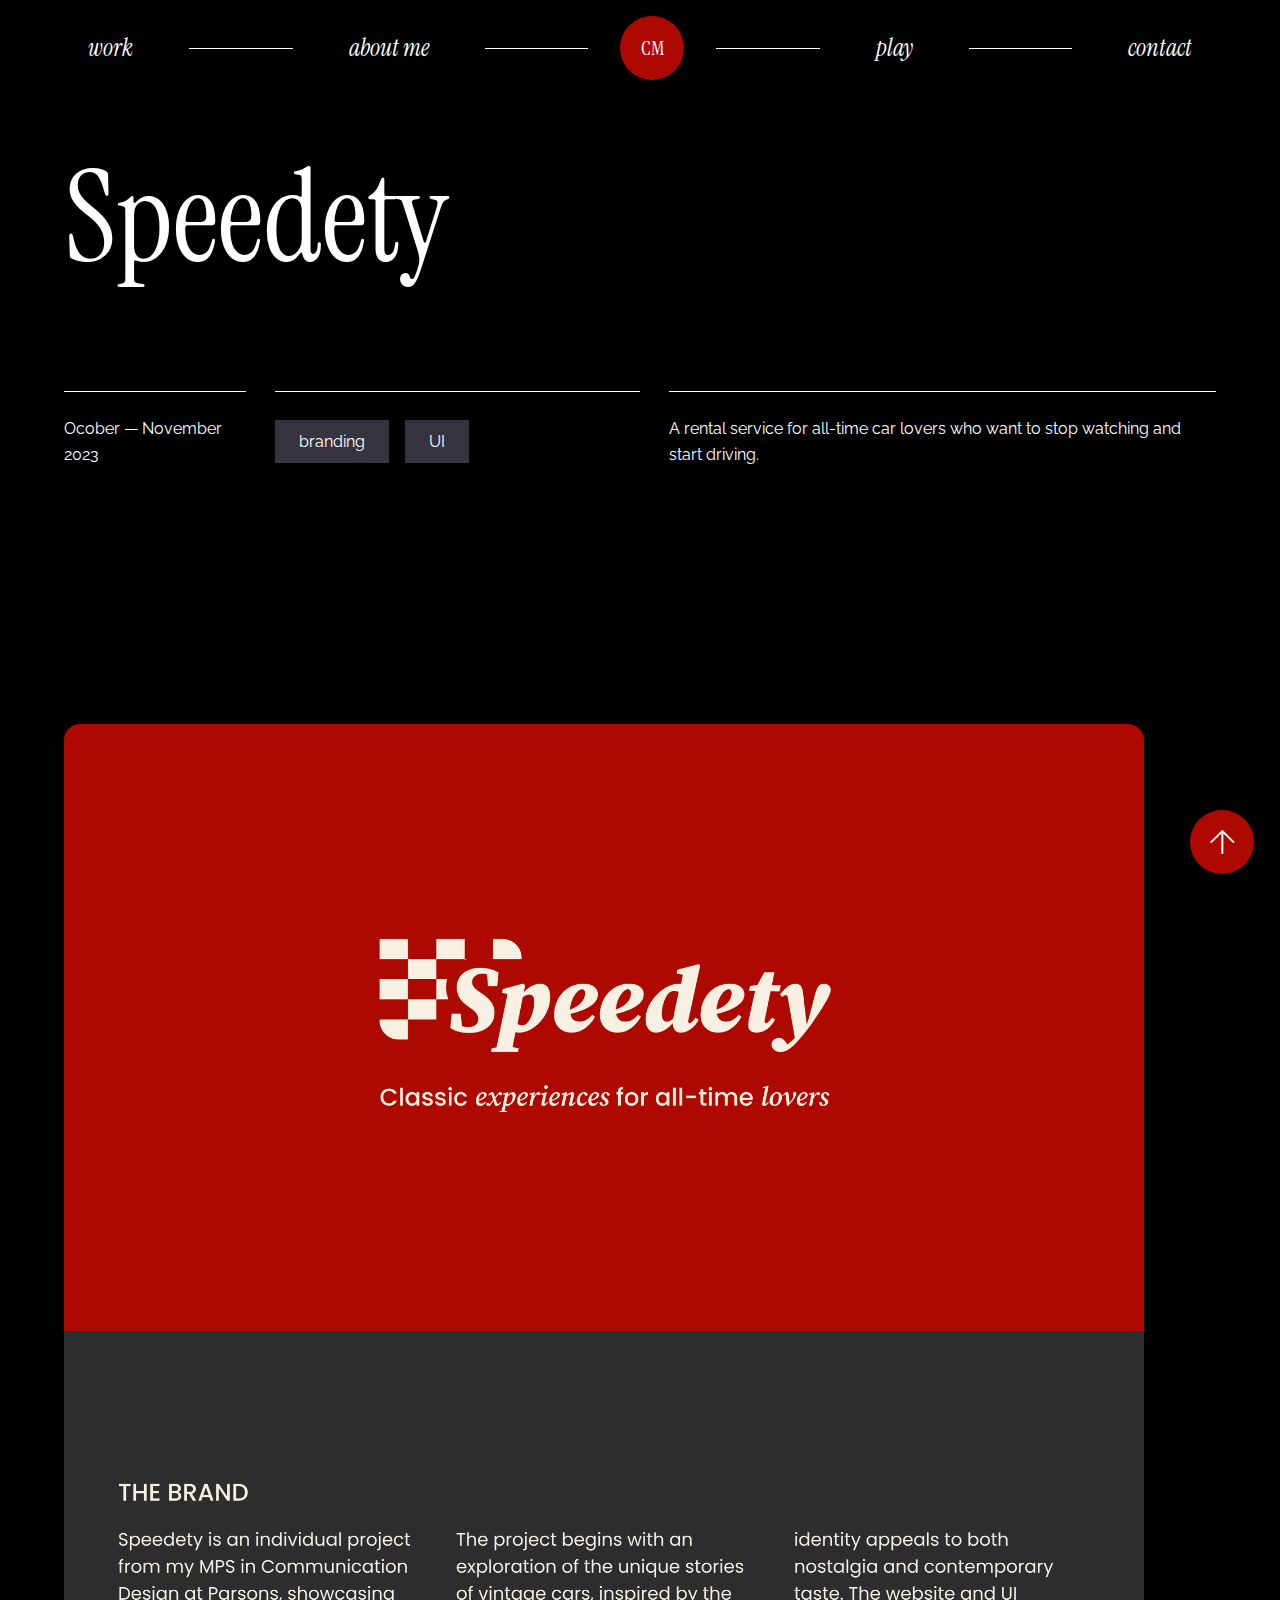
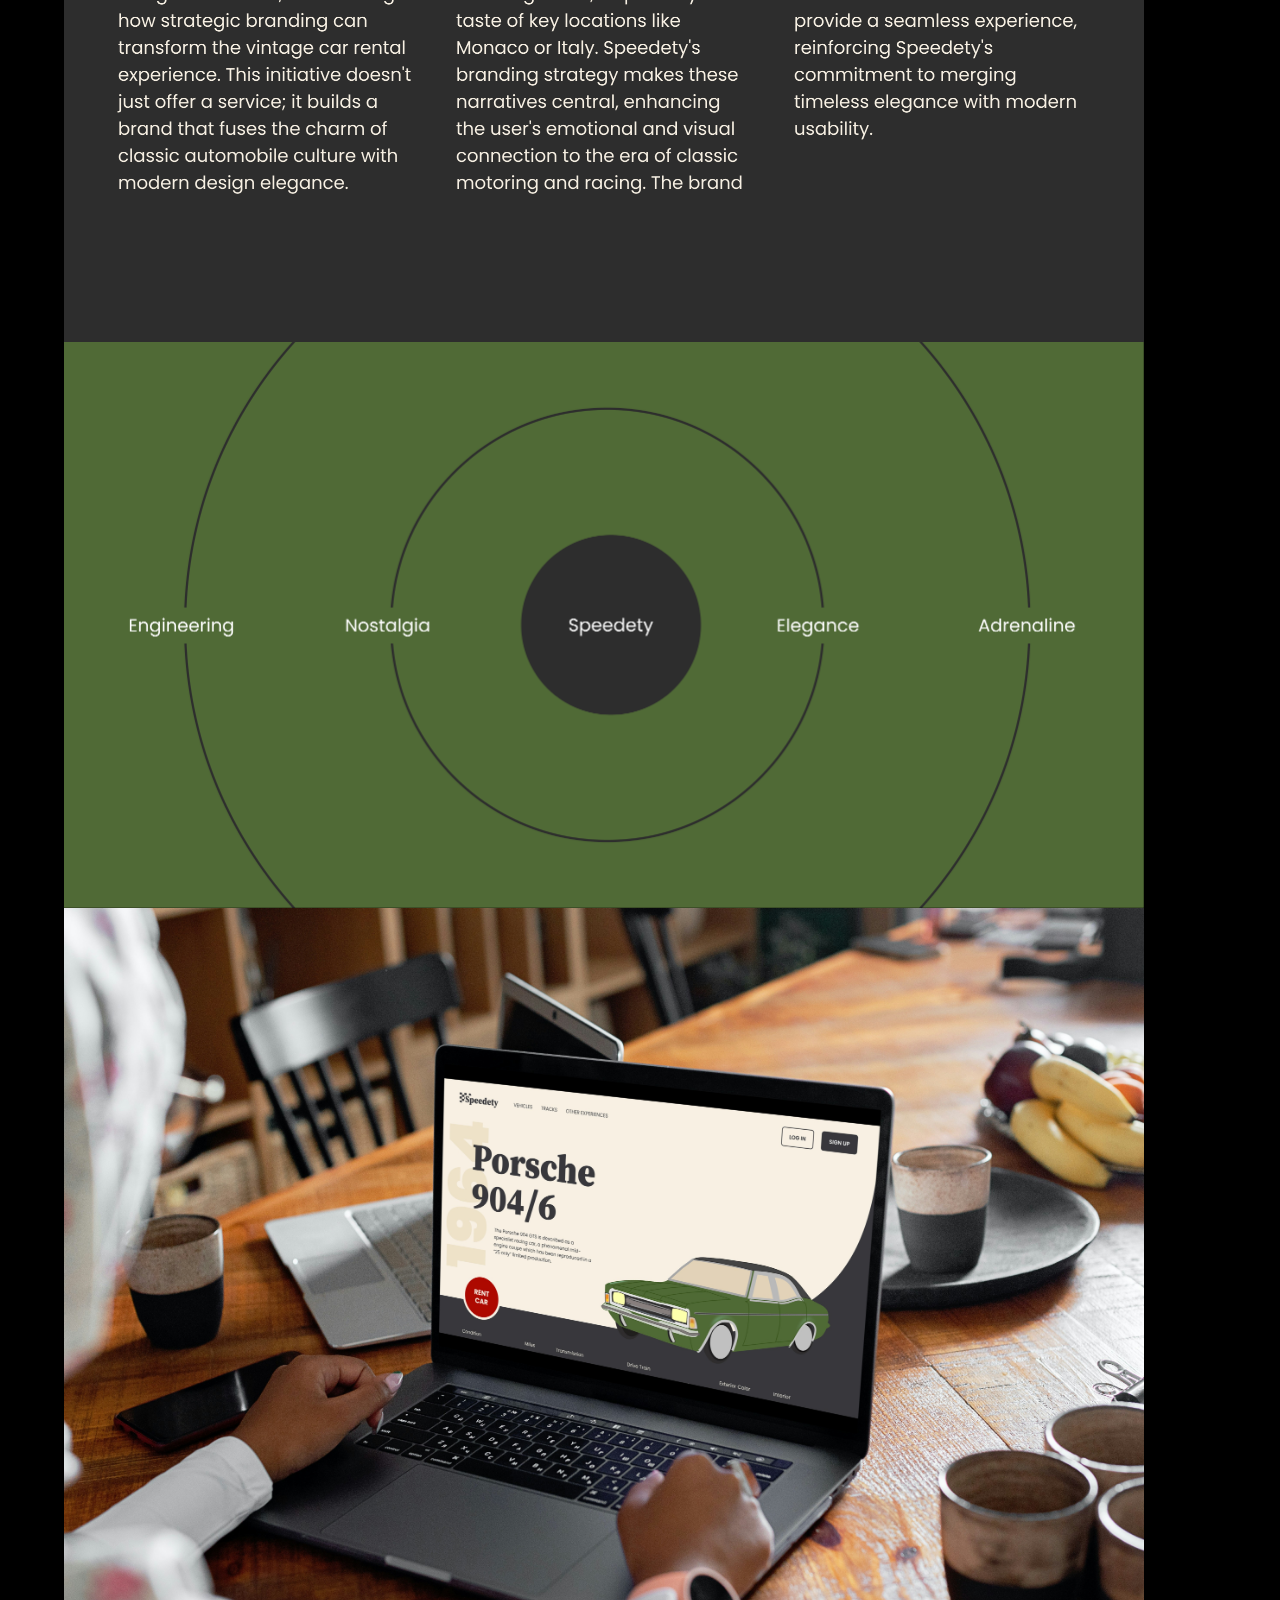
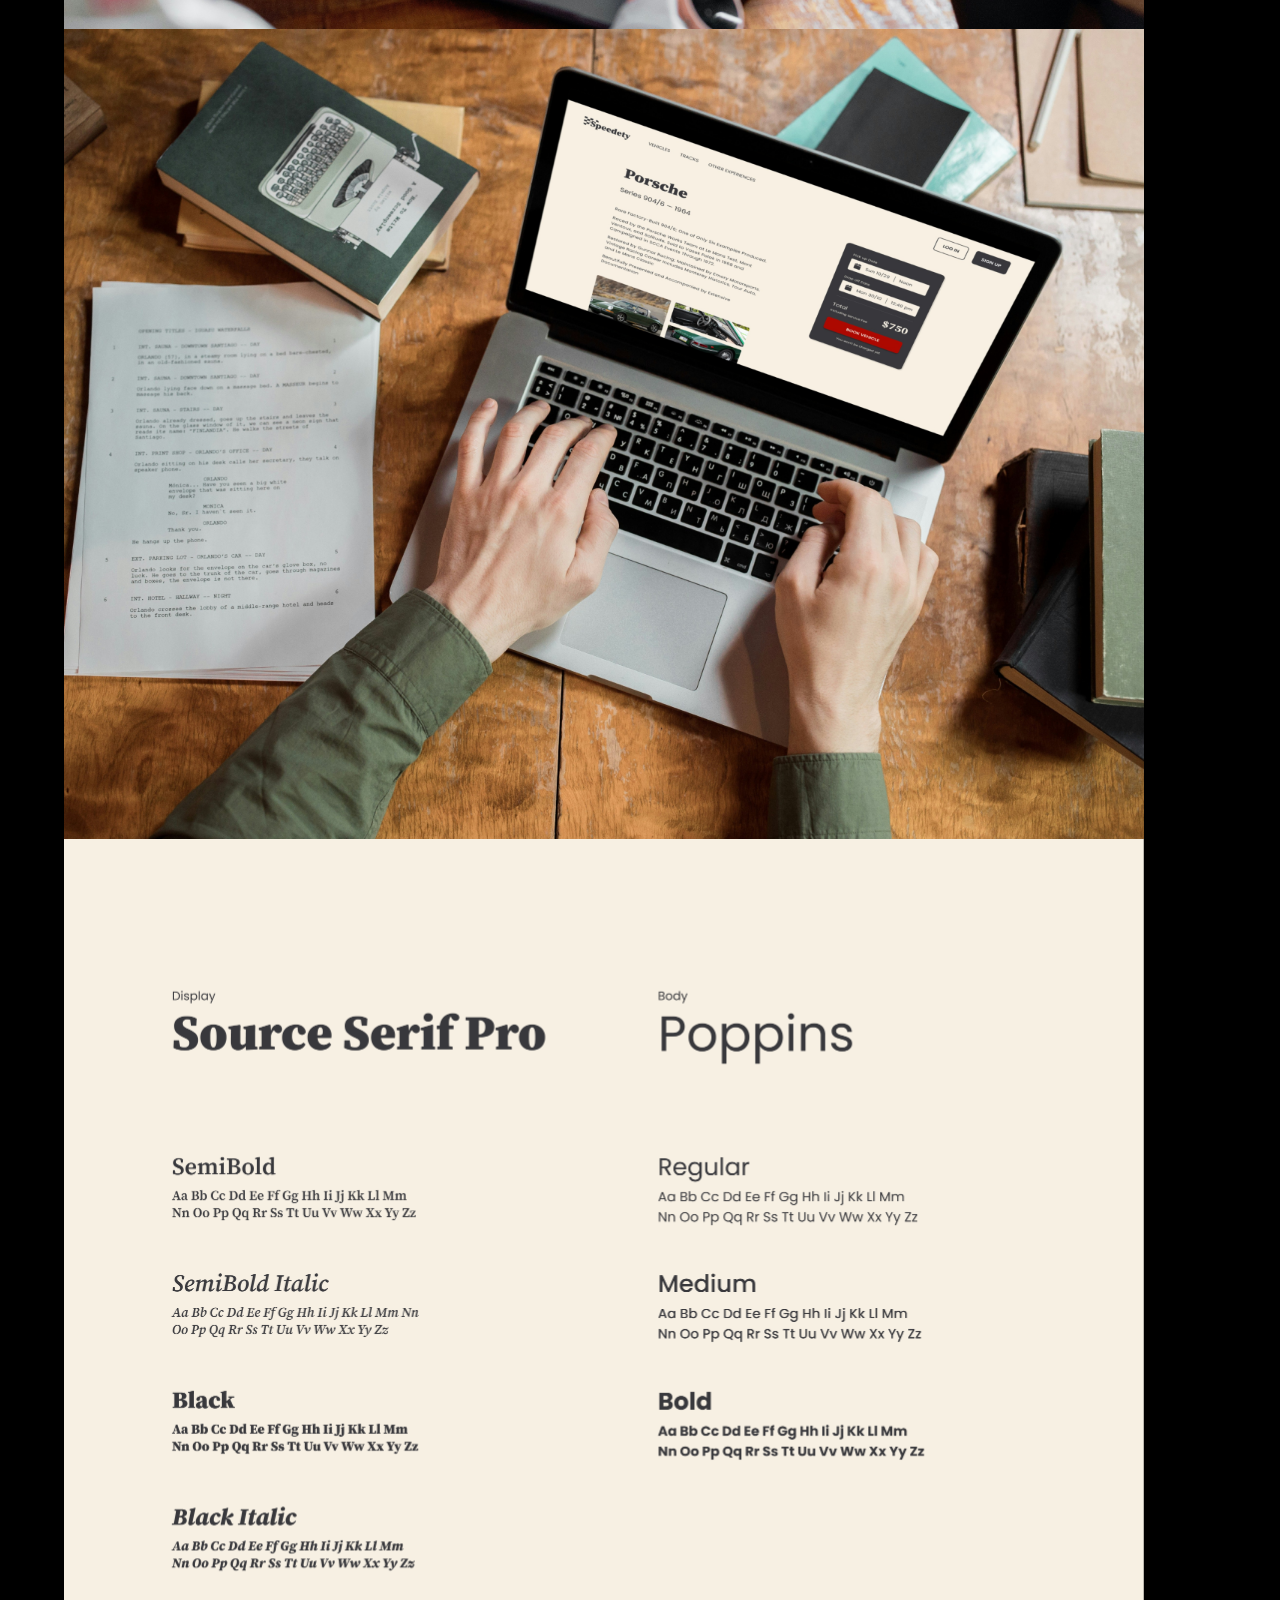
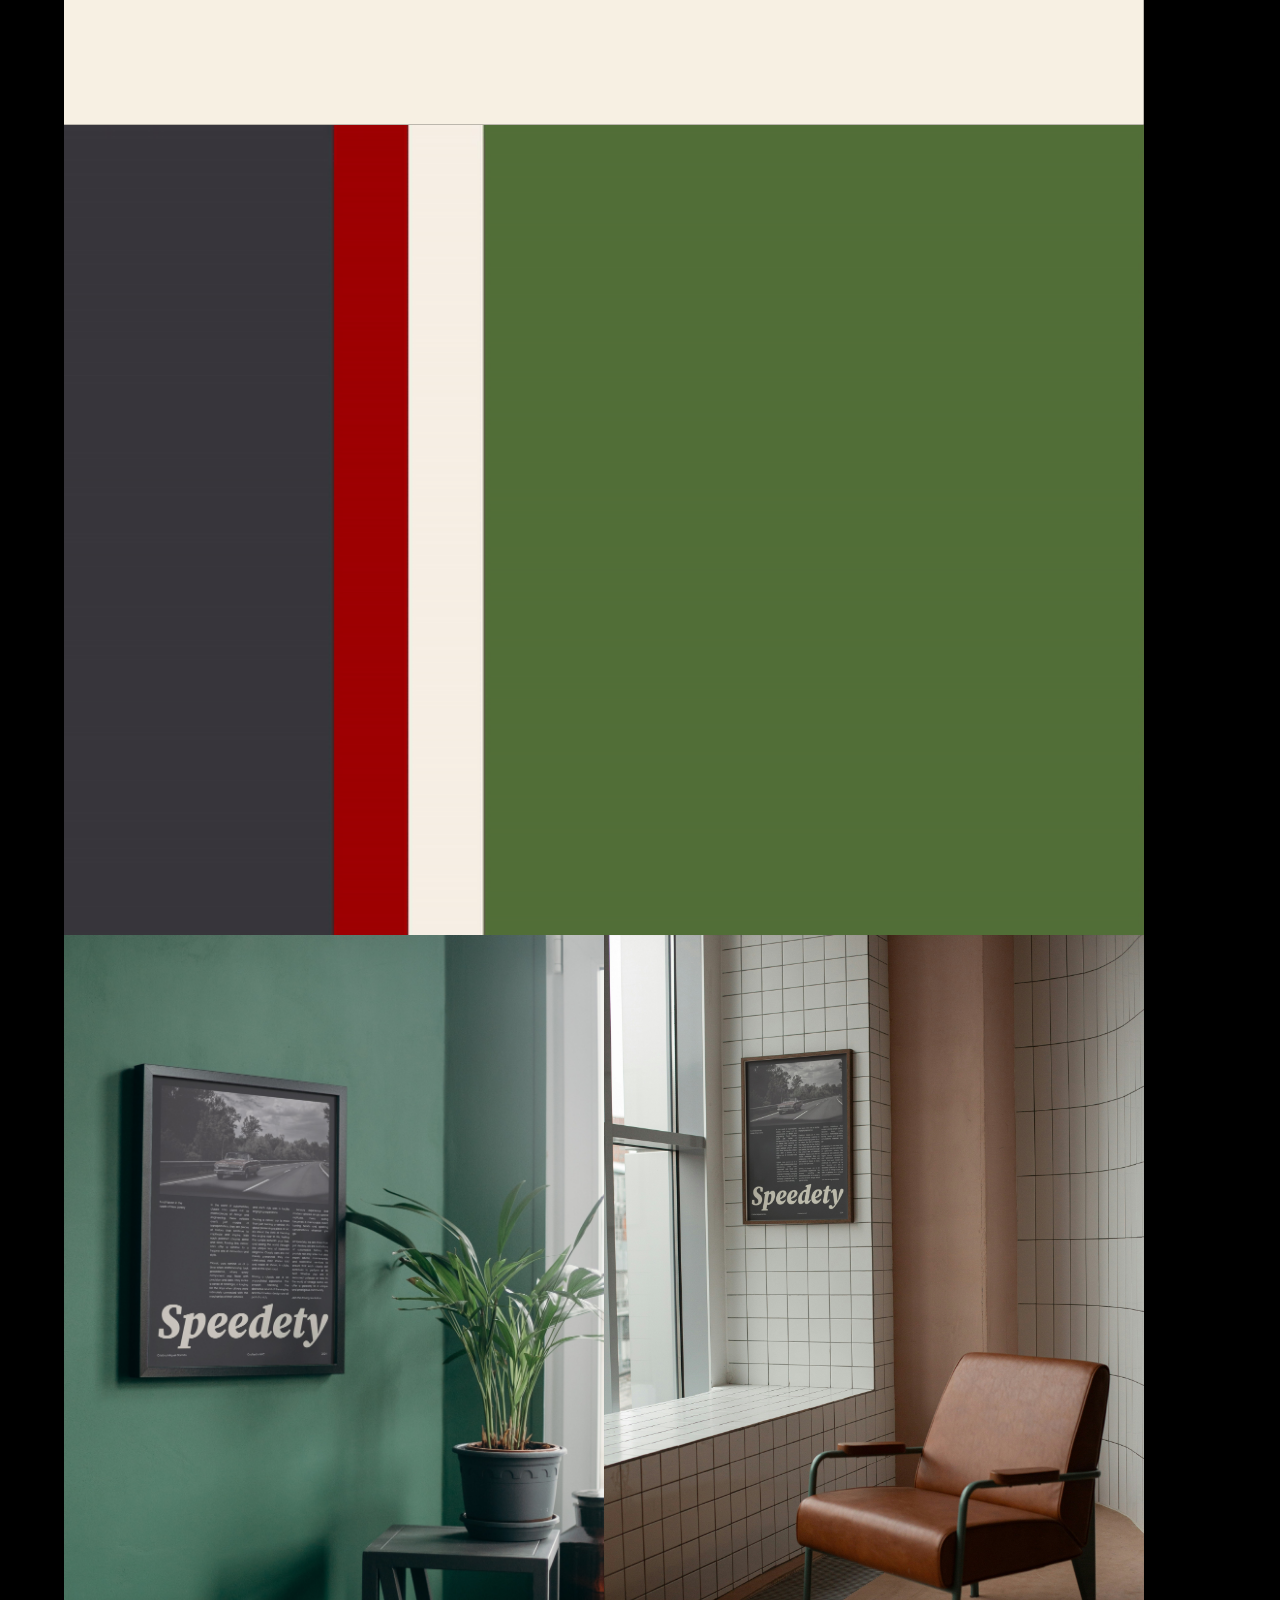
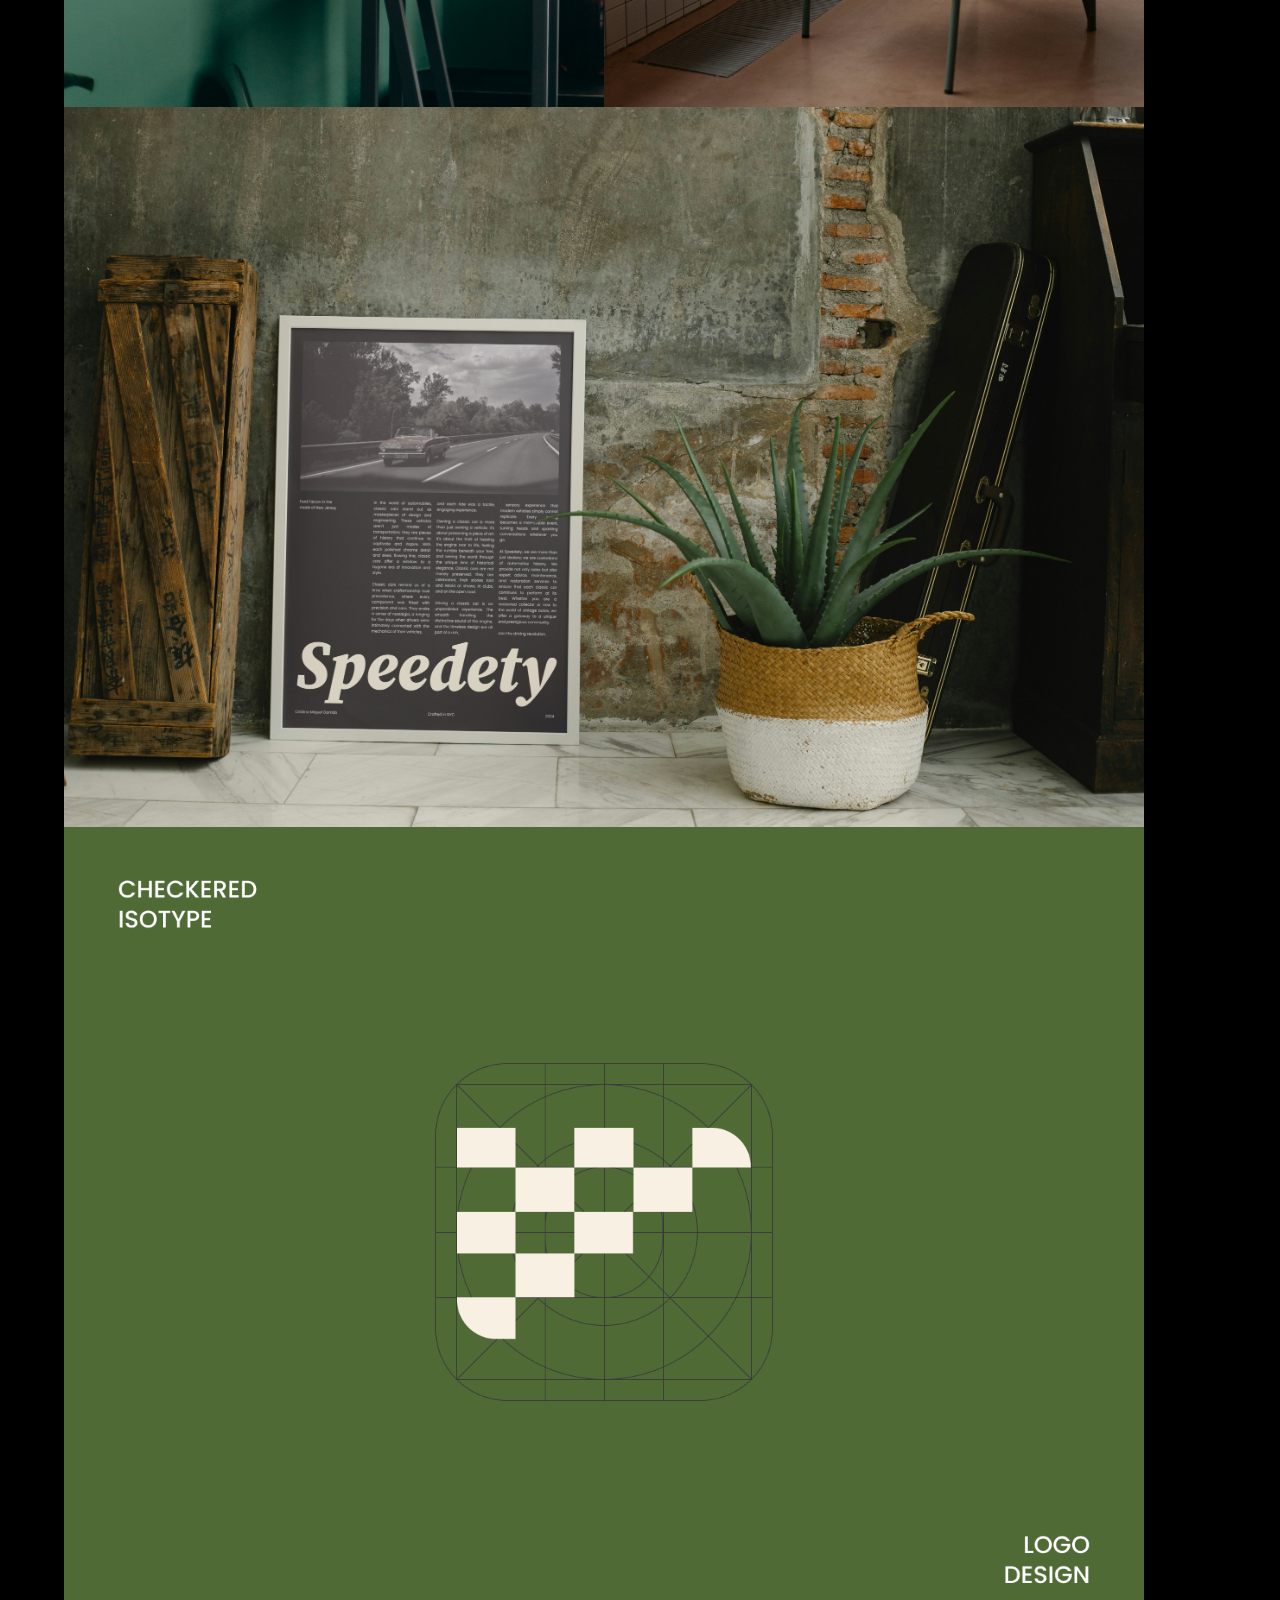
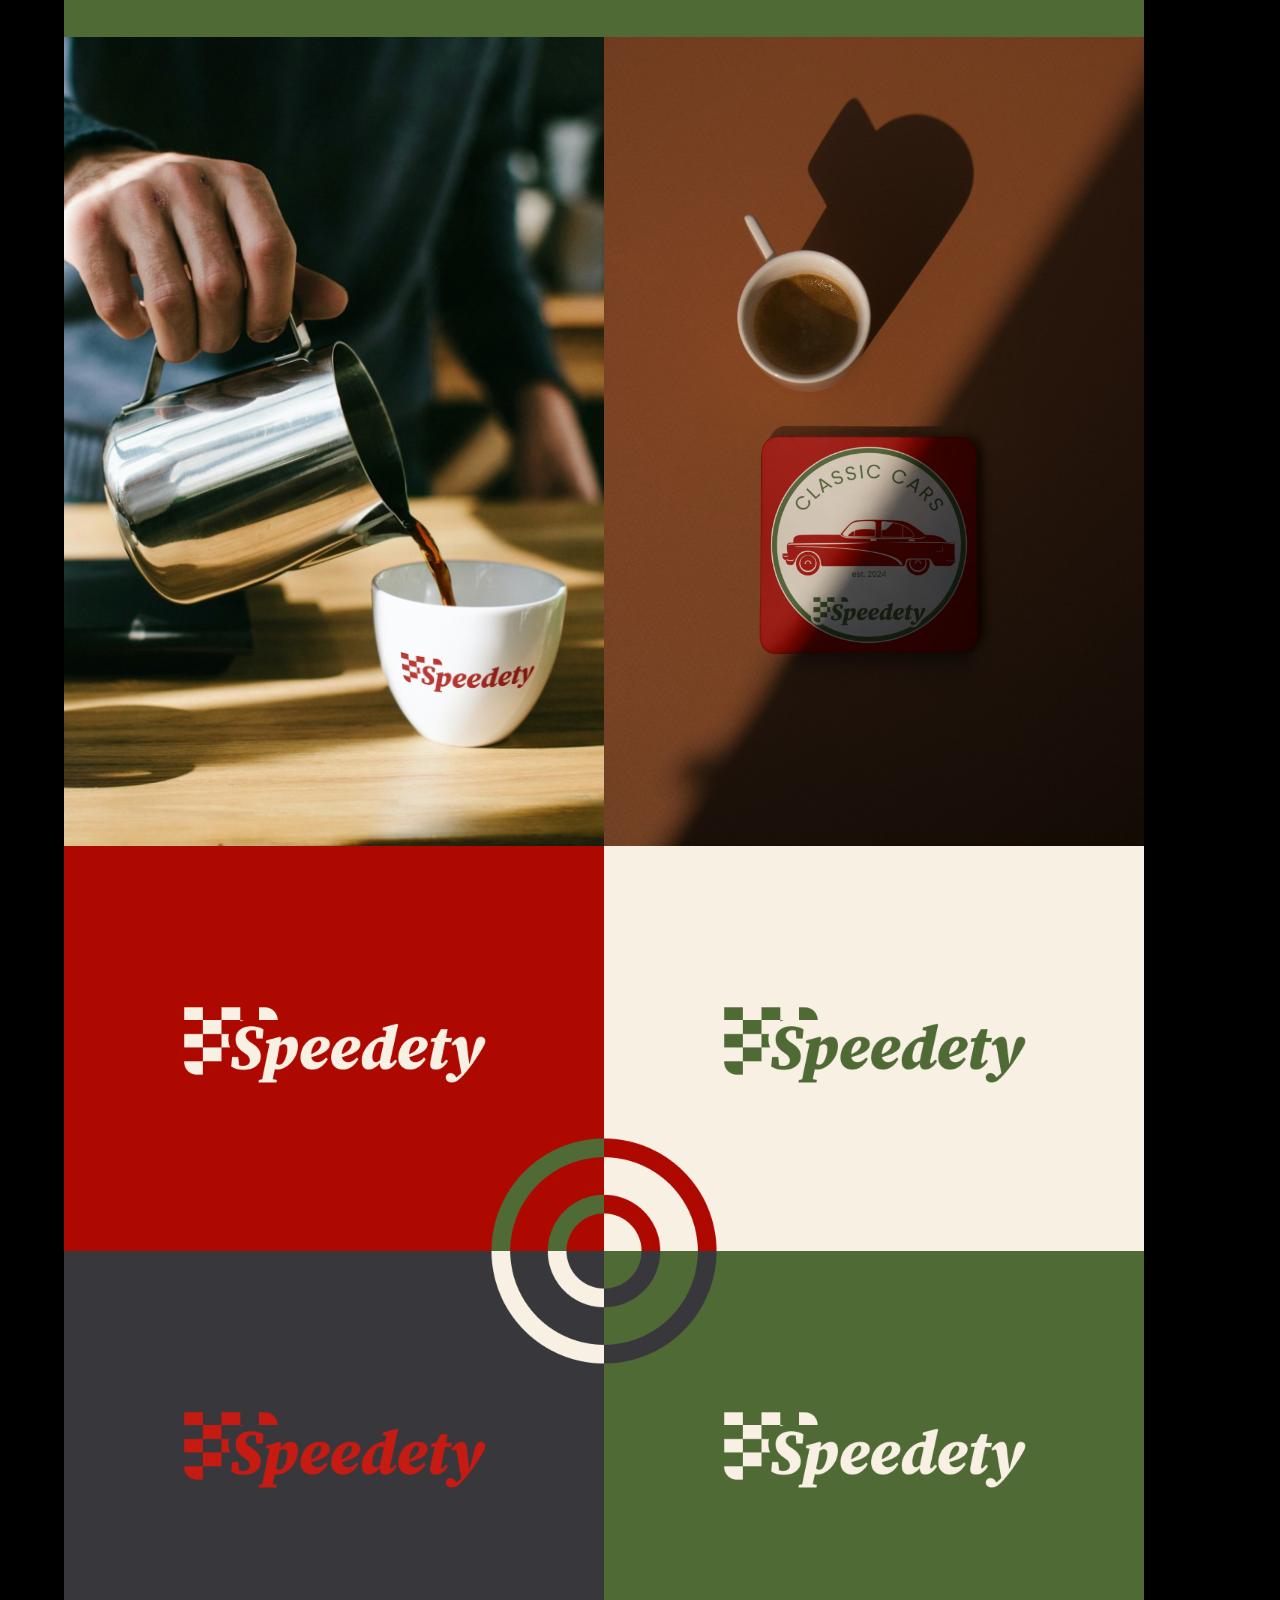
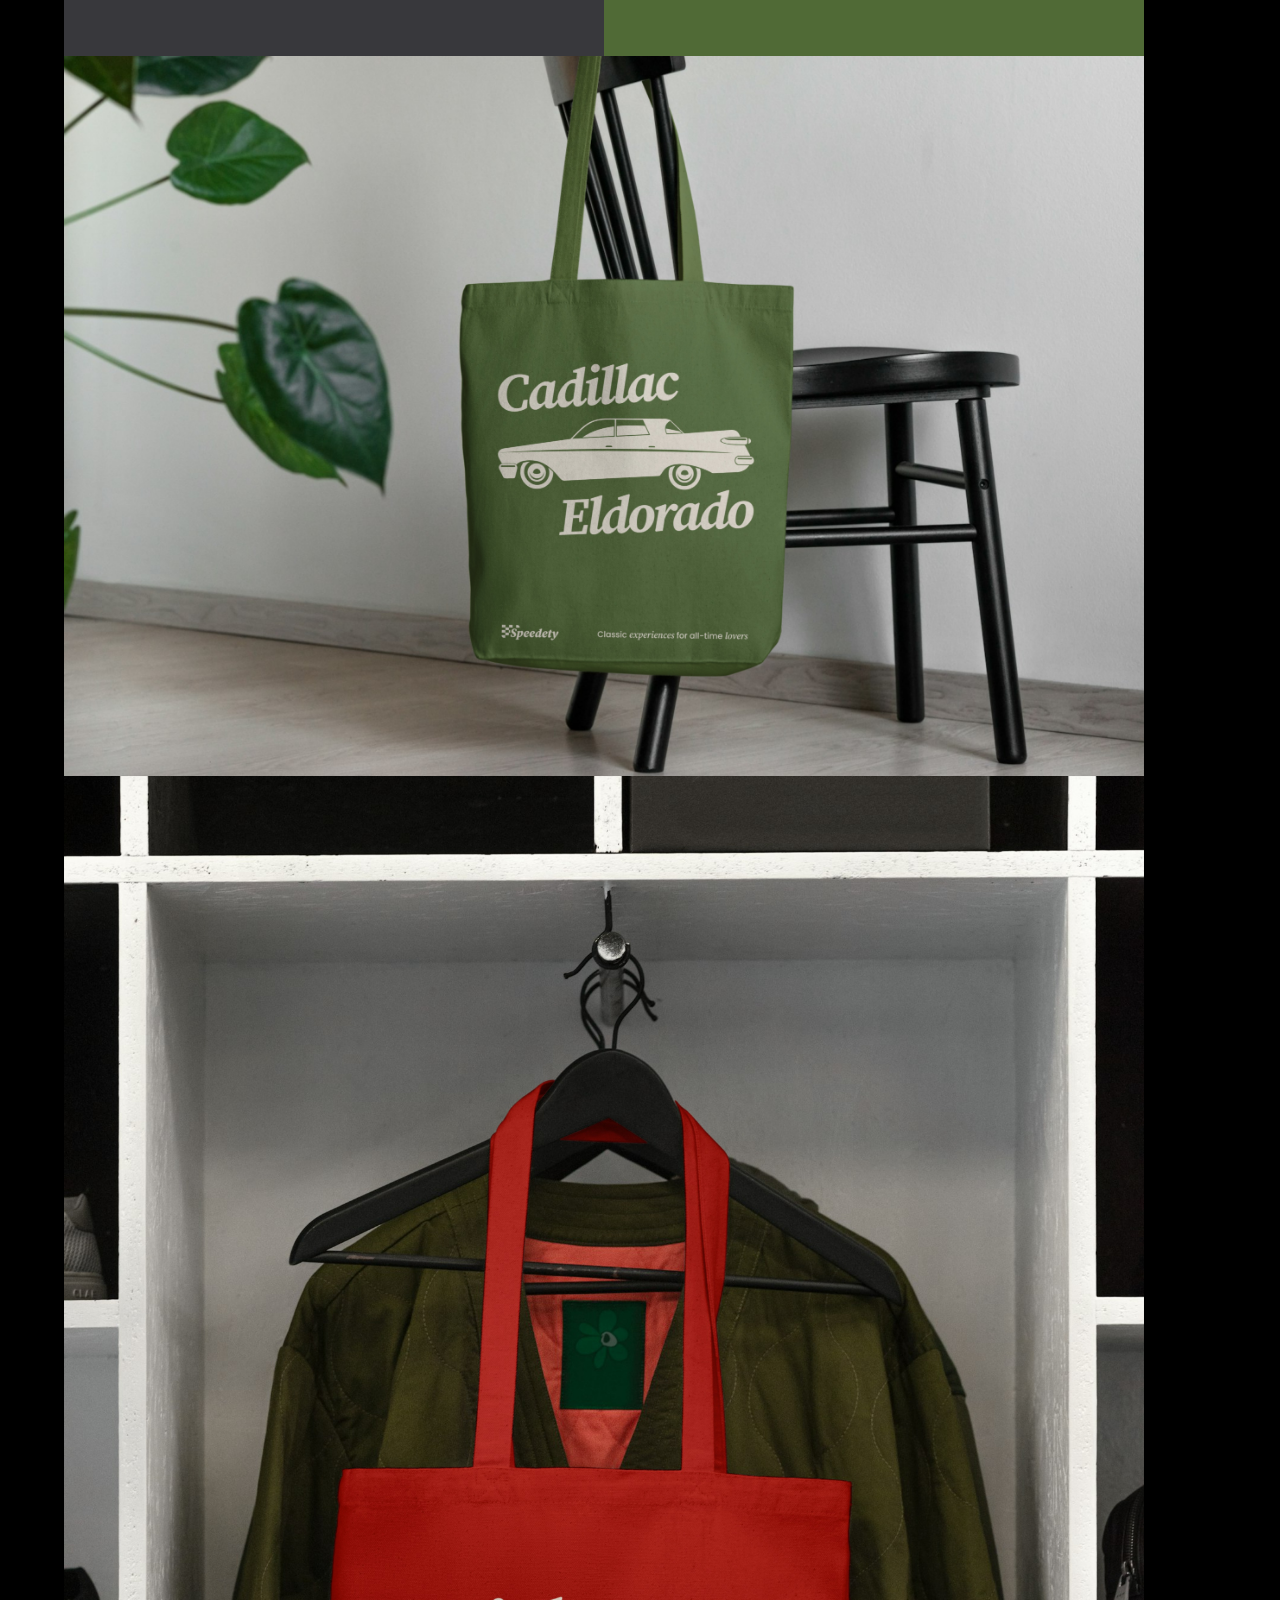
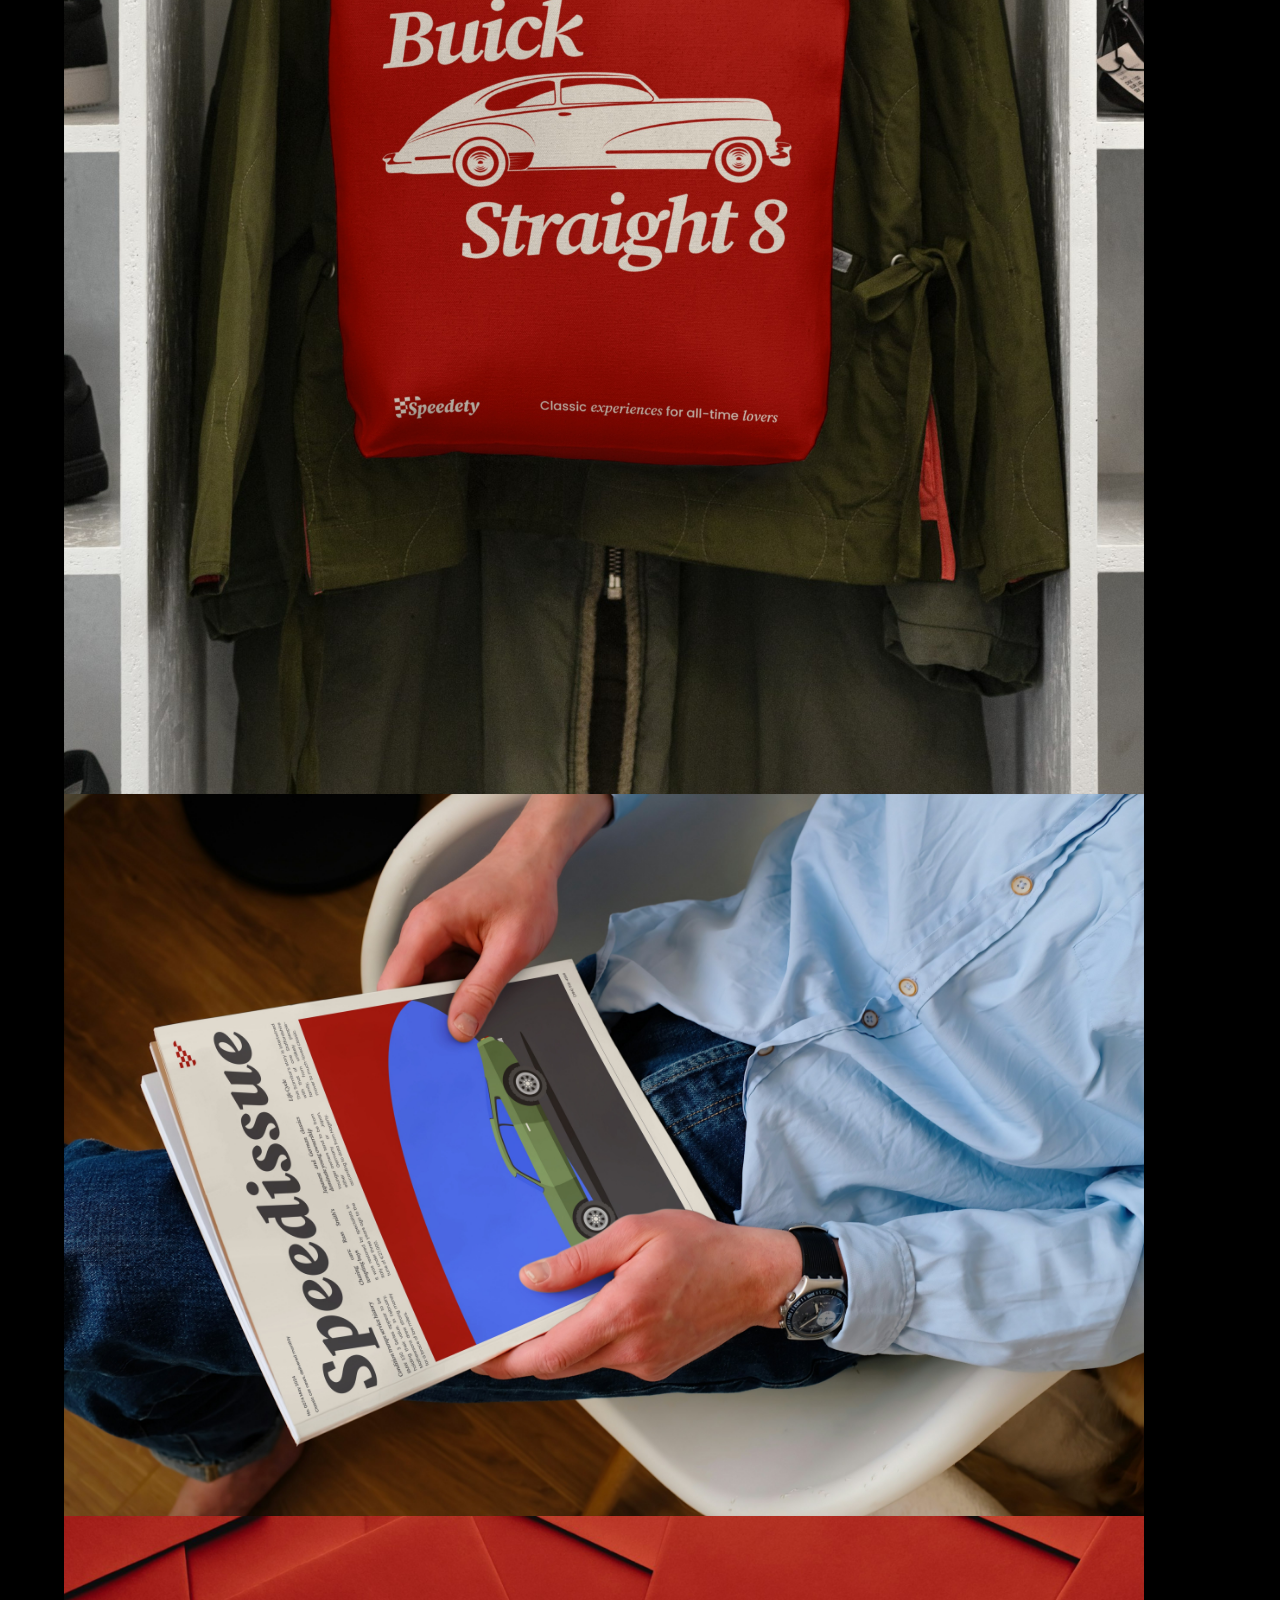
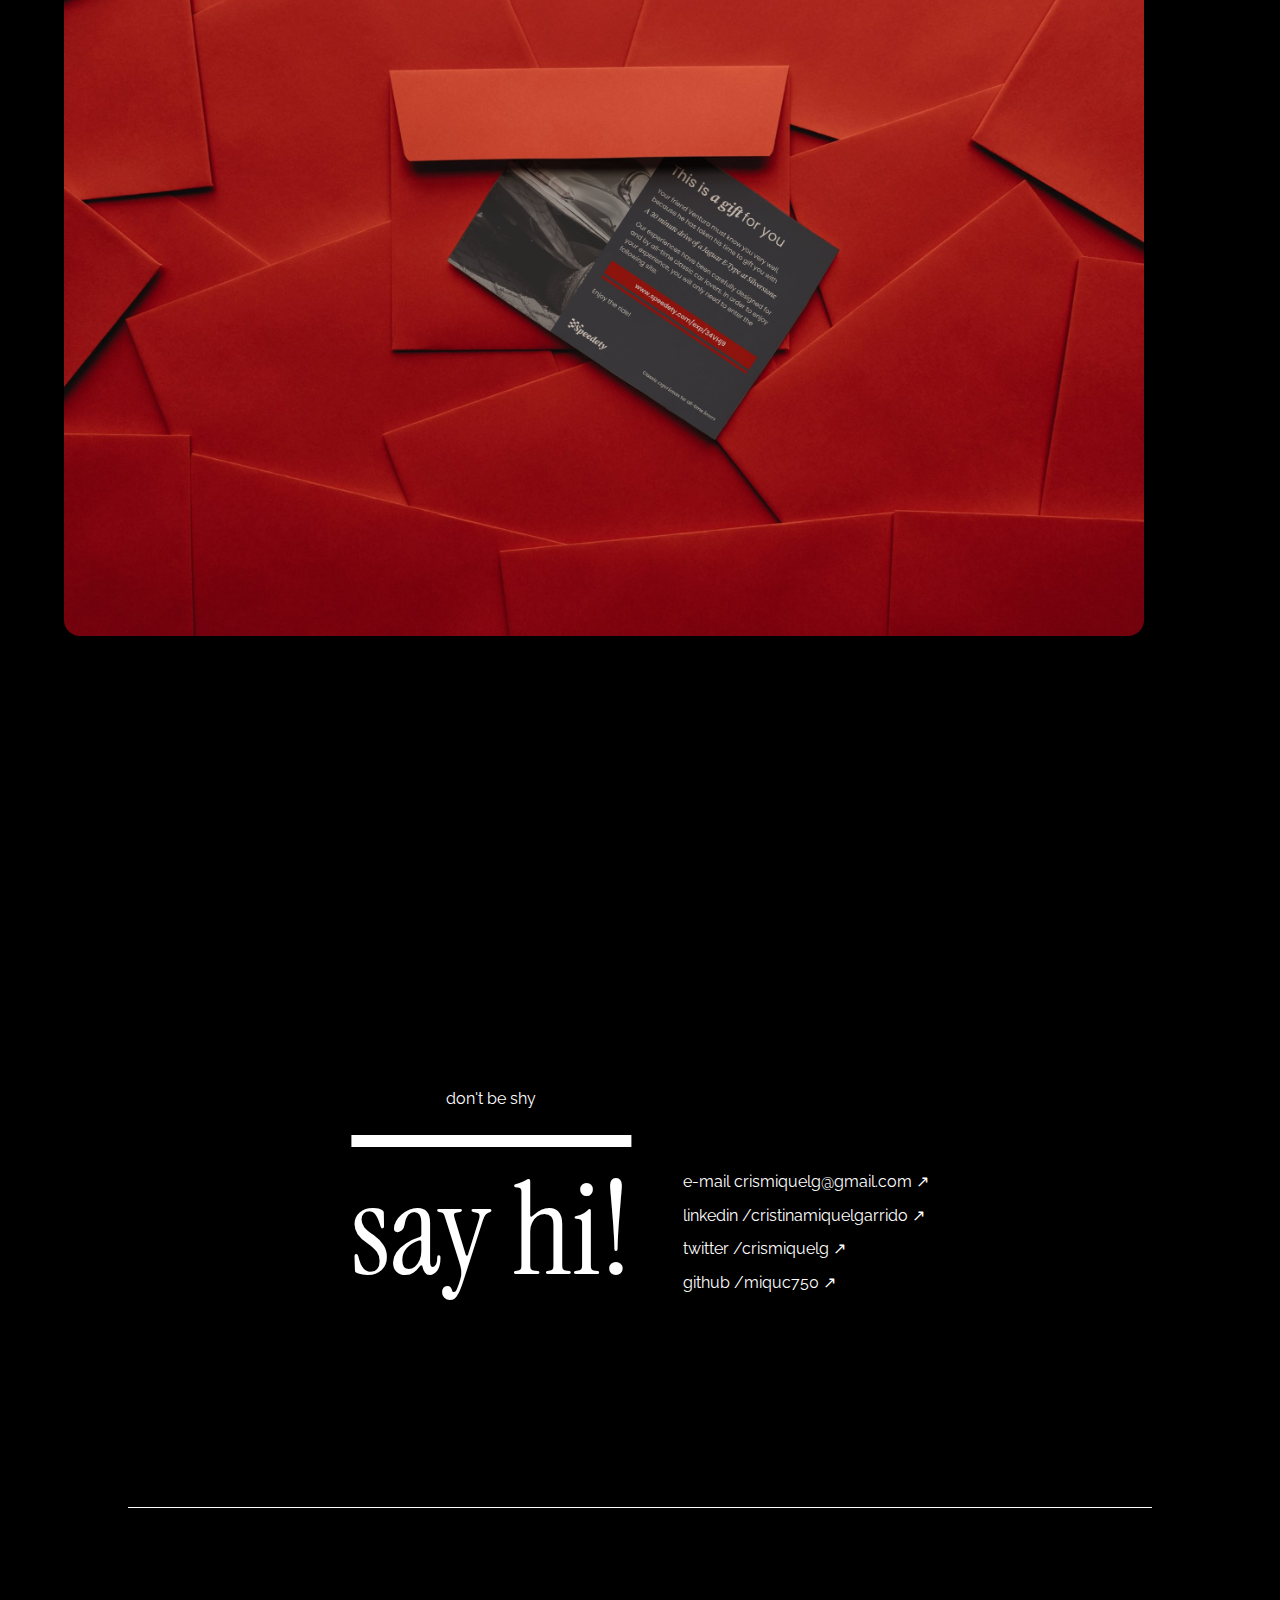
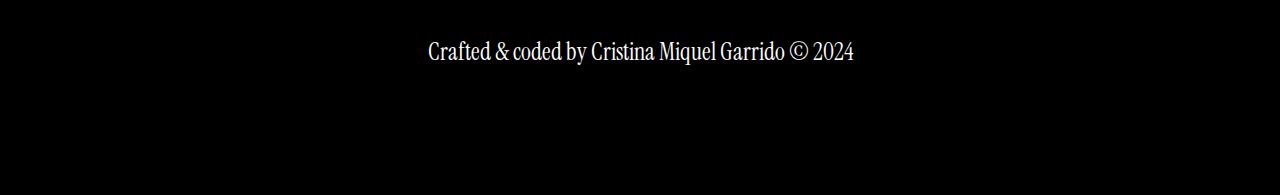
<file: speedety.html>
<!DOCTYPE html>
<html lang="en">
    <head>
        <meta charset="UTF-8">
        <meta name="viewport" content="width=device-width, initial-scale=1.0">
        <title>Cristina Miquel Garrido / Speedety</title>
        <link rel="icon" href="/assets/favicon.ico" type="image/x-icon">
        <link rel="shortcut icon" href="/assets/favicon.ico" type="image/x-icon">
        <link href="assets/reset.css" rel="stylesheet">
        <link href="assets/style.css" rel="stylesheet">
        <script defer src="main.js"></script>
        <style>
            body.projectpage {
                opacity: 0;
                transition: opacity 1s ease-in-out;
            }
            body.projectpage.loaded {
                opacity: 1;
            }
        </style>
    </head>

    <body class="projectpage">
        <header>
            <ul class="nav-top">
                <li>
                    <button class="menu-toggle" aria-label="Toggle navigation">
                        <span></span>
                        <span></span>
                        <span></span>
                    </button>
                </li>
                <li><a href="/#work">work</a></li>
                <div></div>
                <li><a href="/#about">about me</a></li>
                <div></div>
                <li class="navicon"><a href="/#home">CM</a></li>
                <div></div>
                <li><a href="/#play">play</a></li>
                <div></div>
                <li><a href="/#contact">contact</a></li>
            </ul>
            <h1>Speedety</h1>
            <section class="tldr">
                <p class="tldrpart">Ocober — November 2023</p>
                <section class="pills tldrpart">
                    <div>branding</div>
                    <div>UI</div>
                </section>
                <p class="tldrpart">A rental service for all-time car lovers who want to stop watching and start driving. </p>
            </section>
            <nav class="mobile-menu">
                <ul>
                    <a href="#home"><li>home</li></a>
                    <a href="work"><li>work</li></a>
                    <a href="#about"><li>about</li></a>
                    <a href="#play"><li>play</li></a>
                    <a href="#contact"><li>contact</li></a>
                </ul>
            </nav>
        </header>

        <main class="assets">
            <section class="branding">
                <img src="assets/speedety/speedety.png" alt="speedety header image">
                <img src="assets/speedety/brand-intro.png" alt="Speedety's brand statement">
                <img src="assets/speedety/principles.png" alt="Speedety's design principles">
                <img src="assets/speedety/screen1.jpg" alt="Speedety's homepage">
                <img src="assets/speedety/screen2.png" alt="Speedety's rental page">
                <img src="assets/speedety/typography.png" alt="Speedety's fonts">
                <img src="assets/speedety/colors.gif" alt="Speedety's brand colors">
                <div>
                    <img src="assets/speedety/portrait1.jpg" alt="Speedety's portrait">
                    <img src="assets/speedety/portrait2.jpg" alt="Speedety's portrait">
                </div>
                <img src="assets/speedety/portrait3.jpg" alt="Speedety's portrait">
                <img src="assets/speedety/logo.png" alt="Speedety's logo">
                <div>
                    <img src="assets/speedety/mug.jpg" alt="Speedety's mug">
                    <img src="assets/speedety/coaster.jpg" alt="Speedety's coaster">
                </div>
                <img src="assets/speedety/logo-combinations.png" alt="Speedety's logo combinations">
                <img src="assets/speedety/totebag-1.jpg" alt="Speedety's totebags">
                <img src="assets/speedety/totebag-2.jpg" alt="Speedety's totebags">
                <img src="assets/speedety/magazine.jpg" alt="Speedety's magazine">
                <img src="assets/speedety/giftcard.jpg" alt="Speedety's giftcards">
            </section>


            <!--<ul class="projectnav">
                <li><h2>KOACH.</h2></li>
                <li><a href="#exploration">Exploration</a></li>
                <li><a href="#lowfi">Low-Fi</a></li>
                <li><a href="#midfi">Mid-Fi</a></li>
                <li><a href="#highfi">High-Fi</a></li>
            </ul>-->
            
            <section class="projectcontent">
            </section>
        
        </main>

        <footer>
            <section id="contact">
                <section>
                    <p>don't be shy</p>
                    <p class="highlight">say hi!</p>
                </section>
                <section class="social-links">
                    <a href="mailto:crismiquelg@gmail.com" target="_blank">e-mail crismiquelg@gmail.com ↗</a>
                    <a href="https://www.linkedin.com/in/cristinamiquelgarrido/" target="_blank">linkedin /cristinamiquelgarrido ↗</a>
                    <a href="https://x.com/crismiquelg" target="_blank">twitter /crismiquelg ↗</a>
                    <a href="https://github.com/miquc750" target="_blank">github /miquc750 ↗</a>
                </section>
            </section>
            Crafted & coded by Cristina Miquel Garrido © 2024
            <a href="#" class="top"><img src="assets/arrow-up.png" alt="arrow up"></a>
        </footer>
        <script>
            document.addEventListener('DOMContentLoaded', function() {
                const body = document.querySelector('body');
                body.classList.add('loaded');
            });
        </script>
    </body>
</html>
</file>
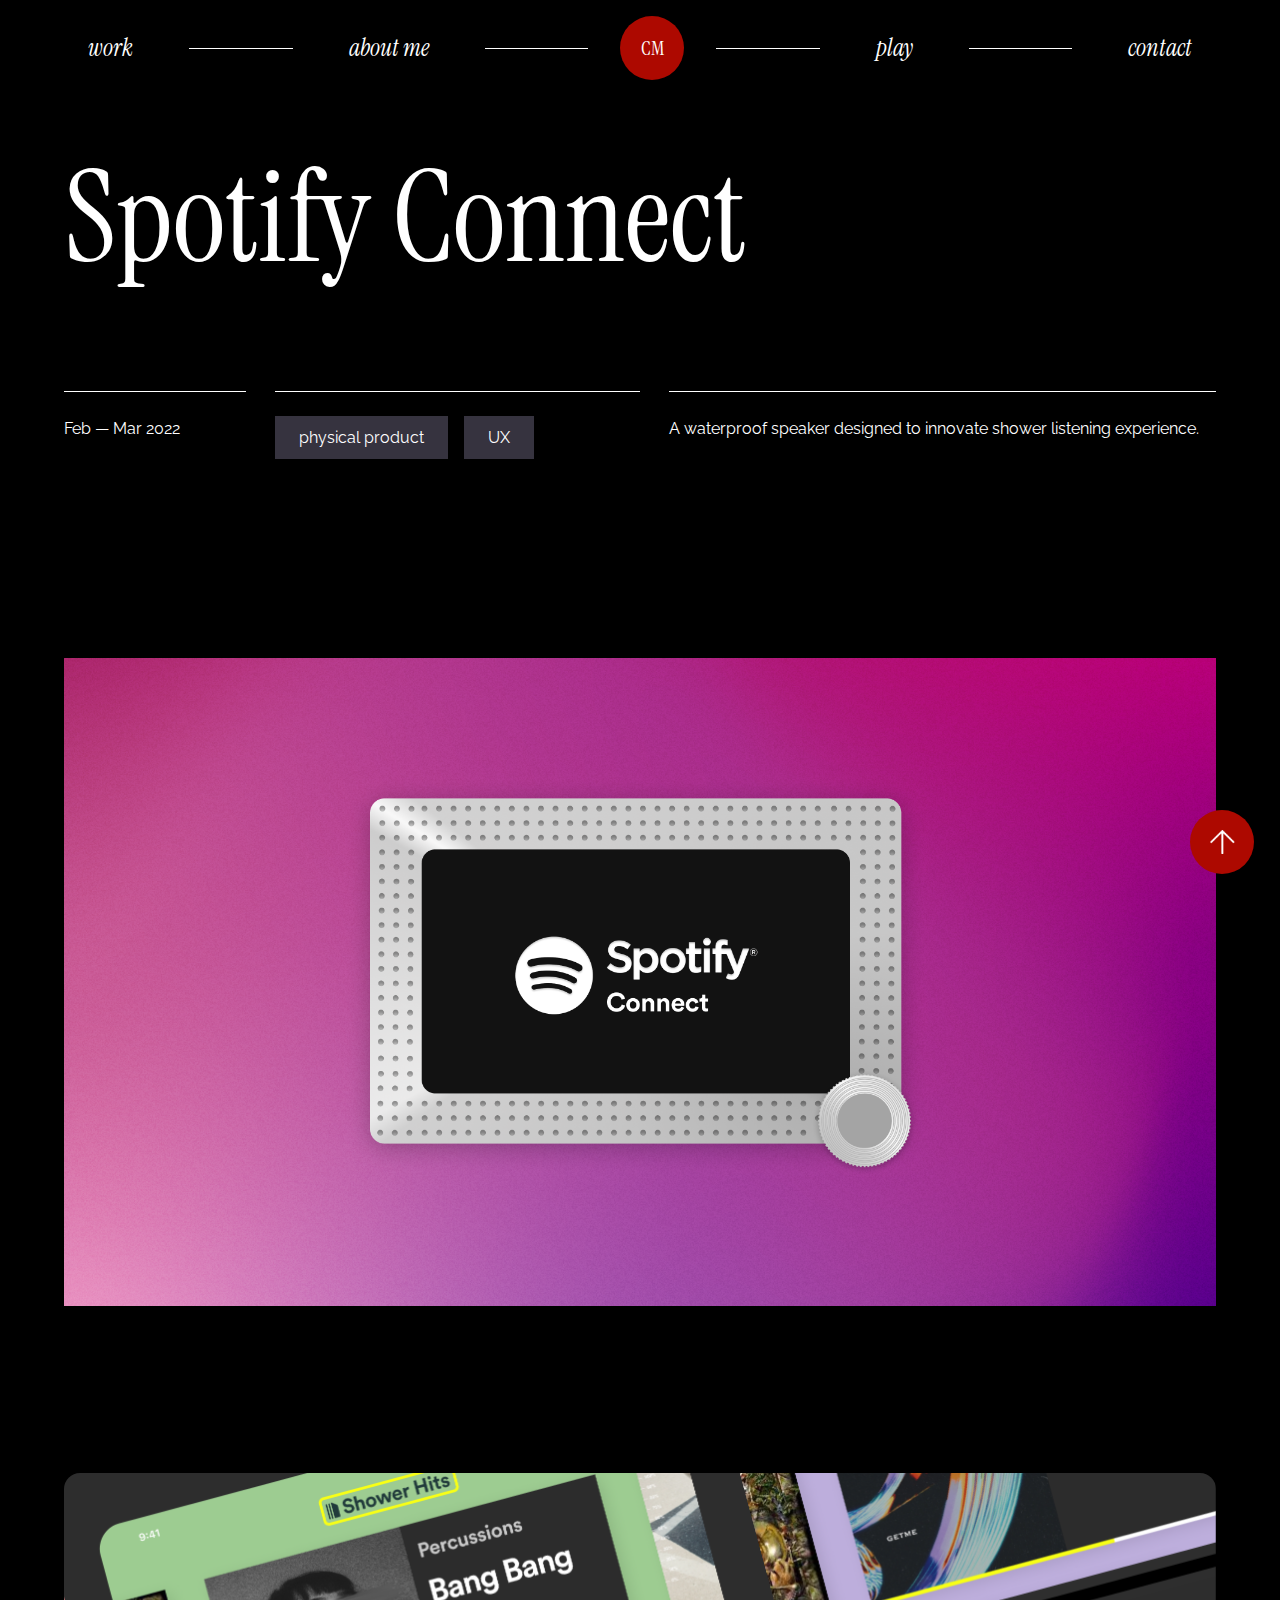
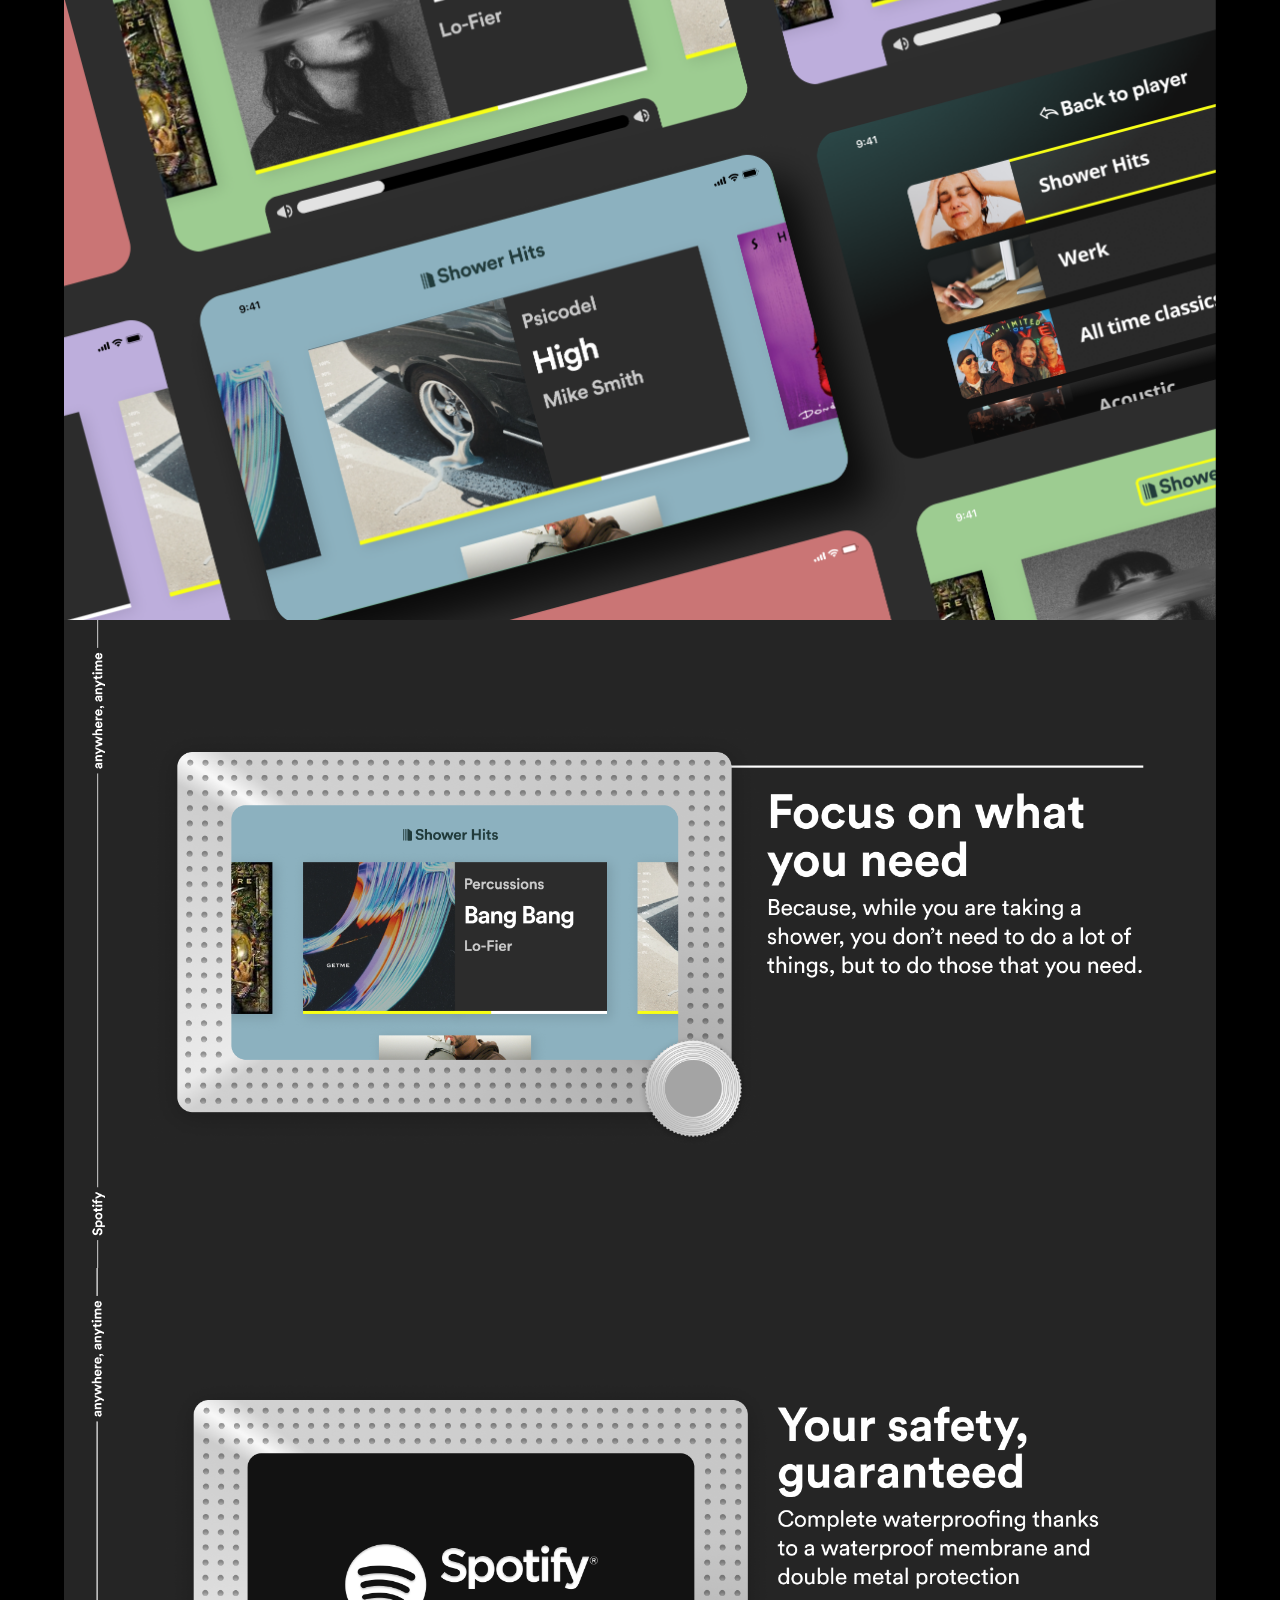
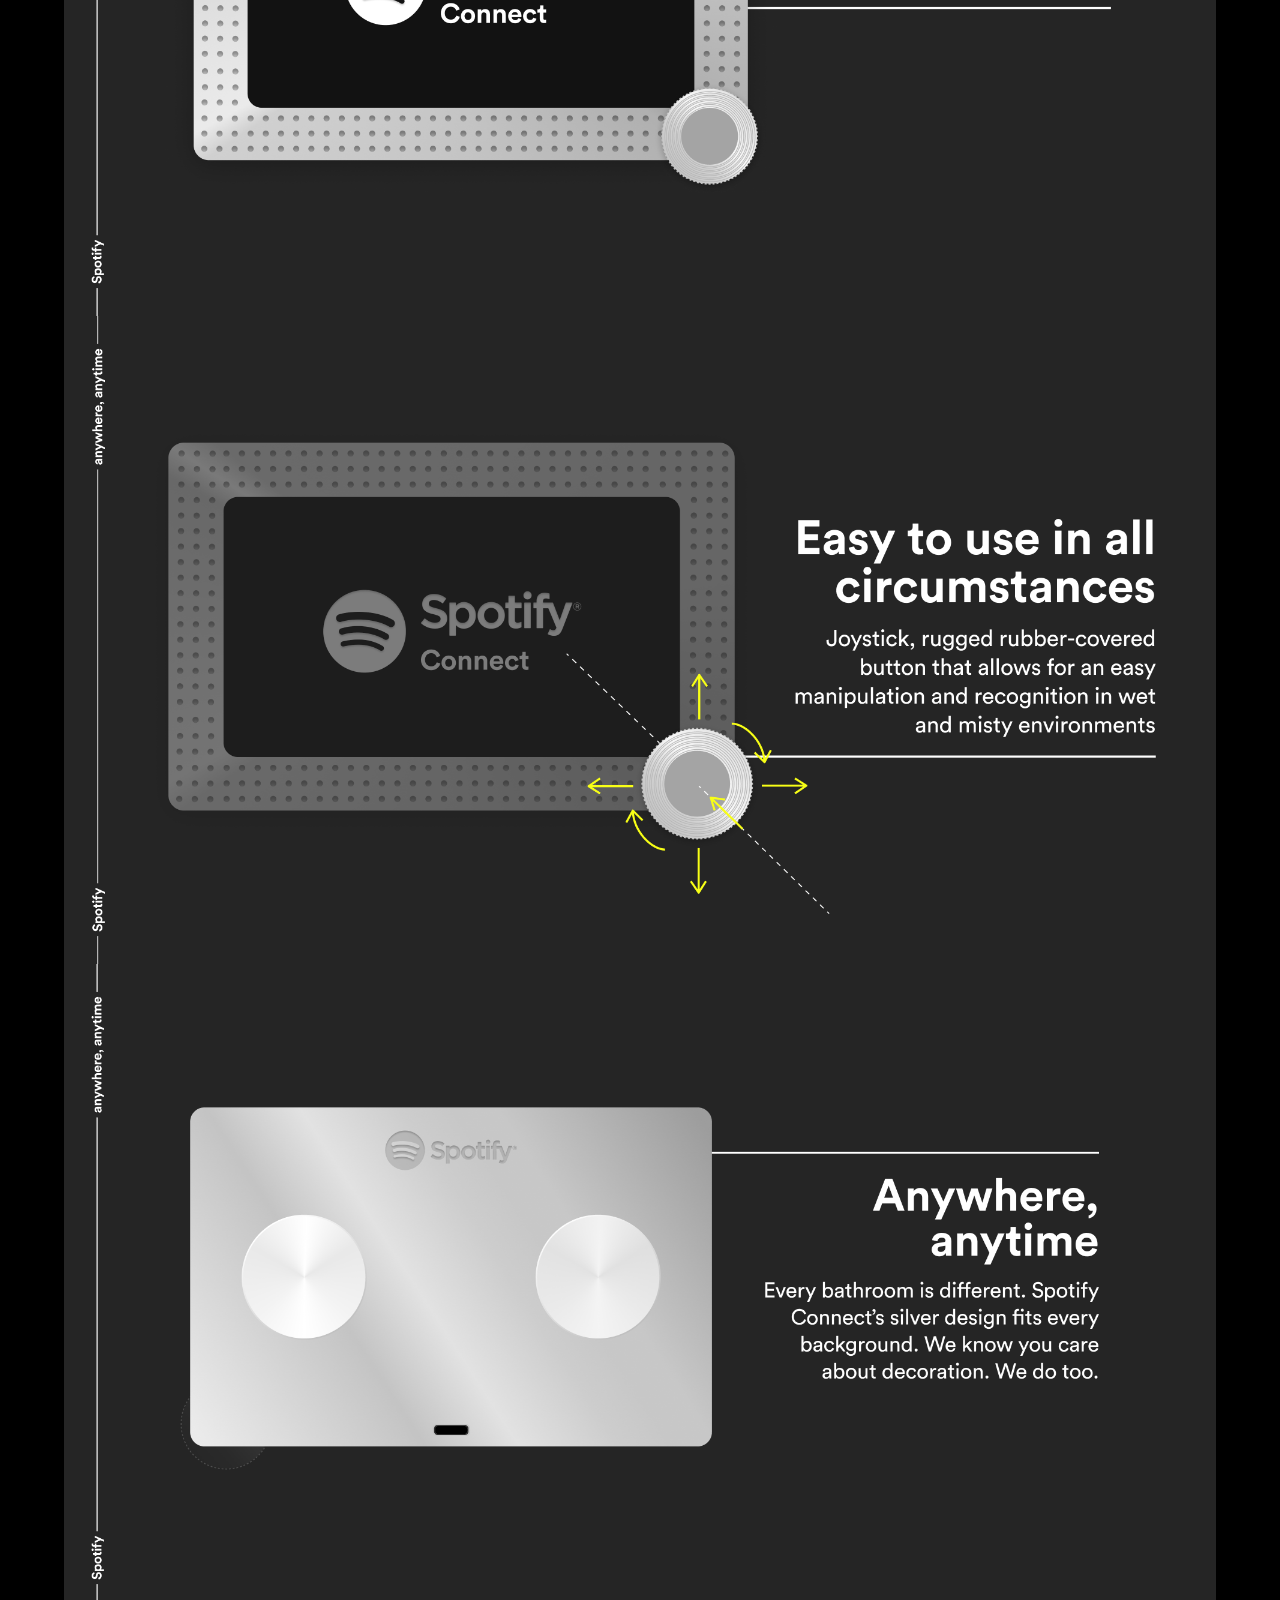
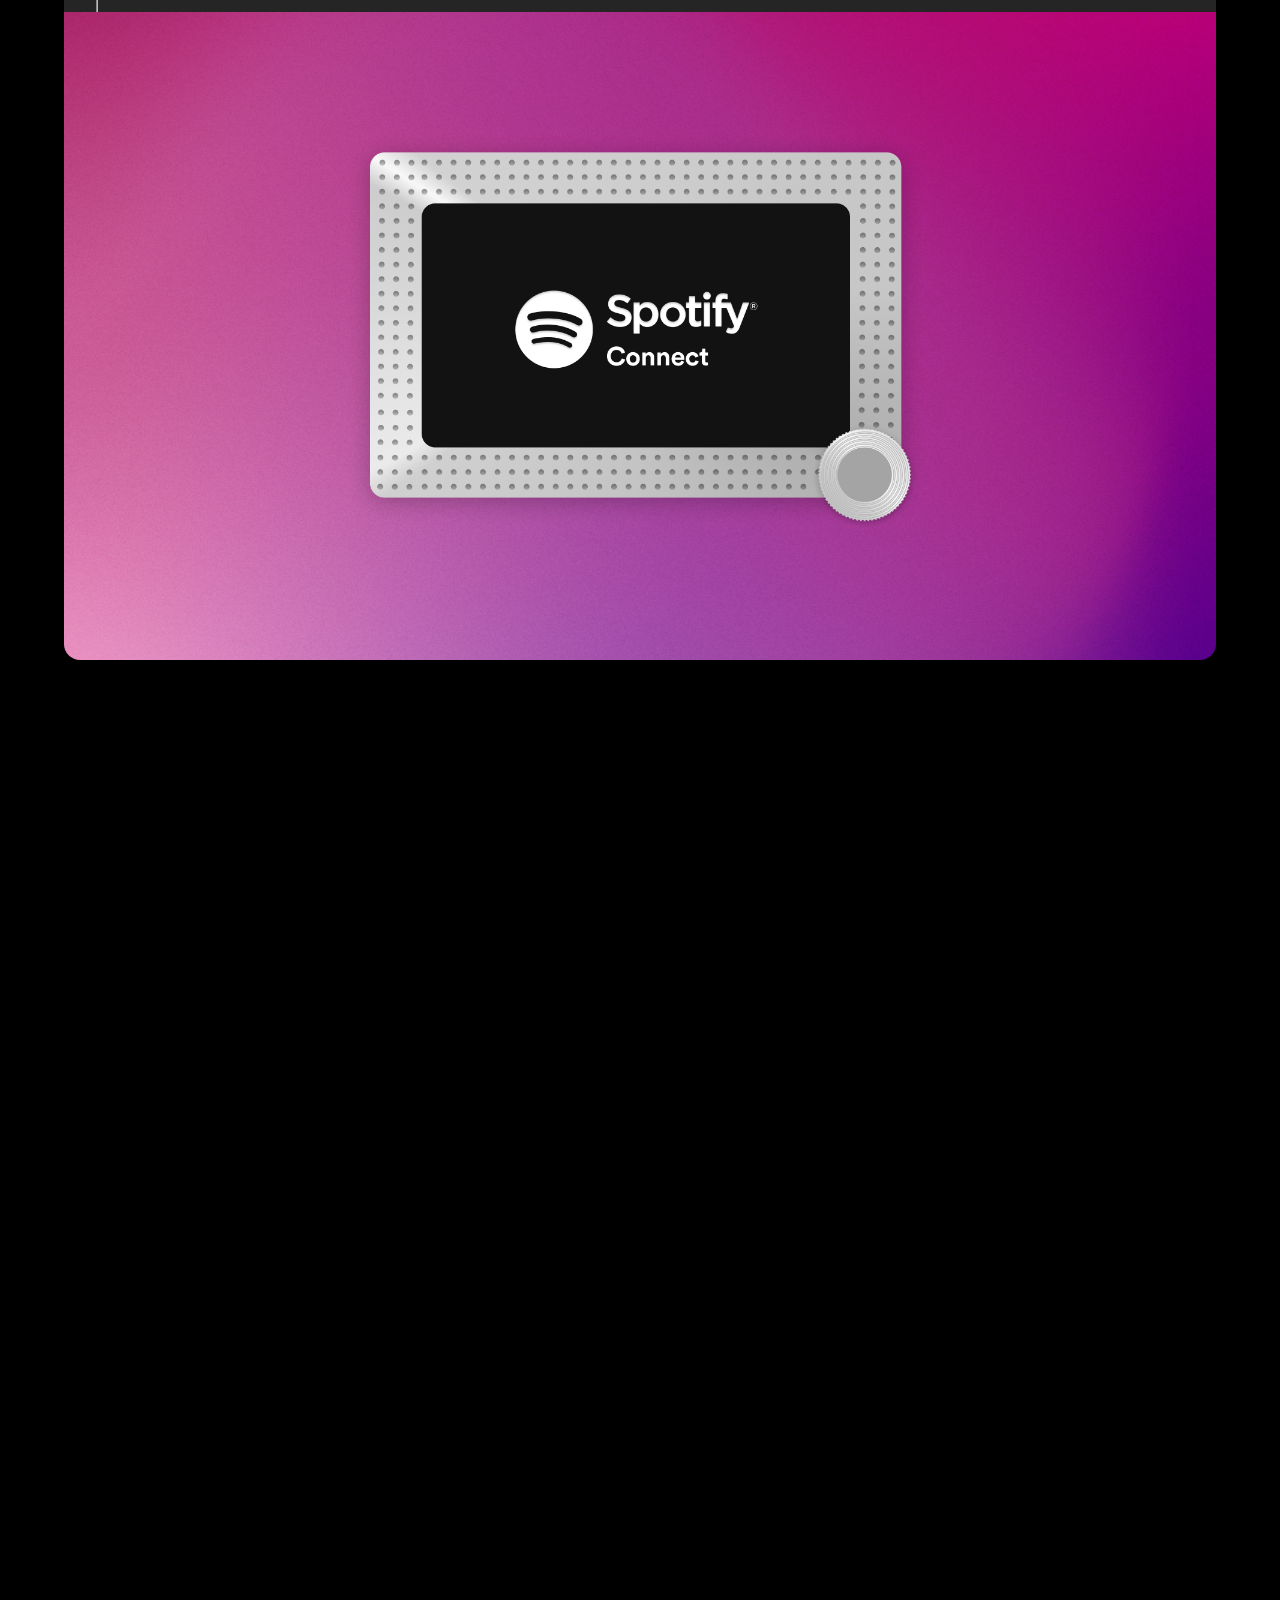
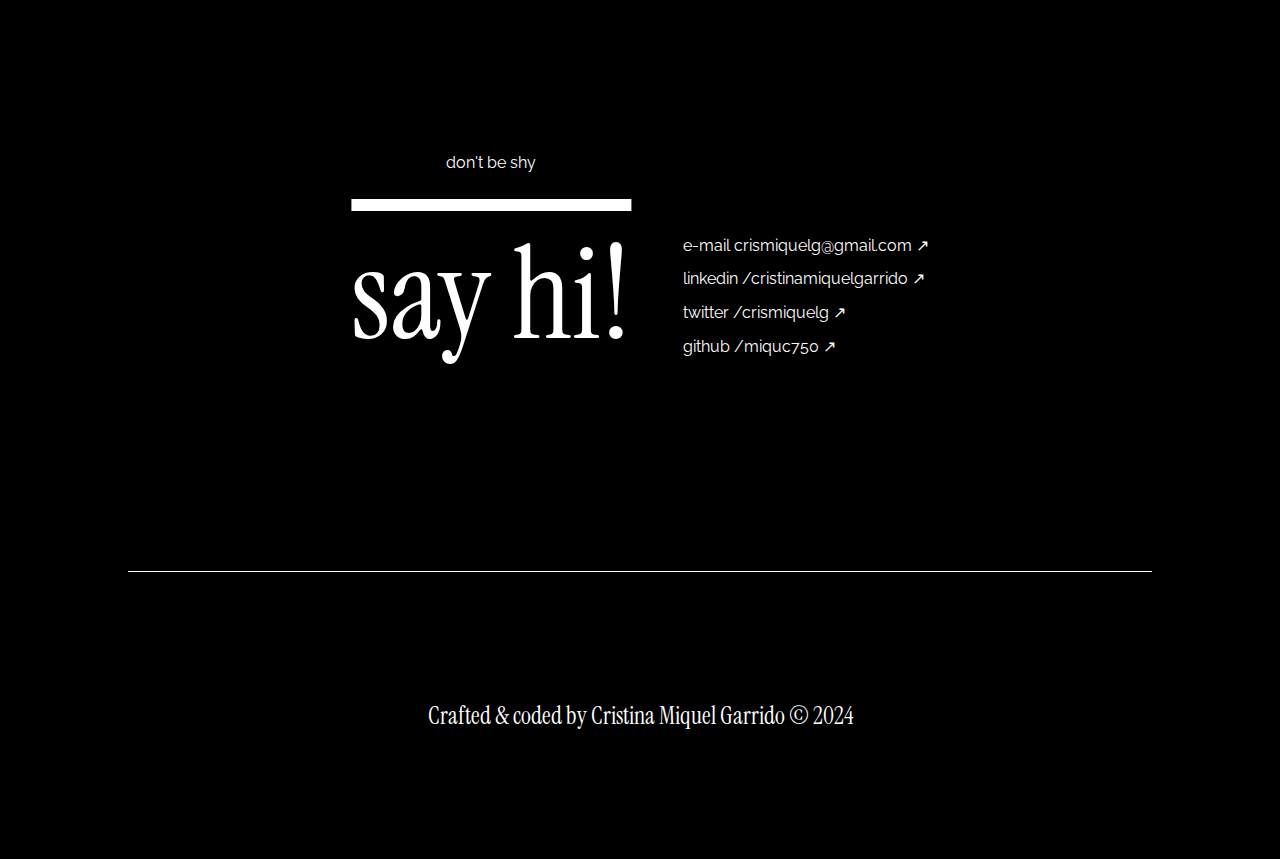
<file: spotify-connect.html>
<!DOCTYPE html>
<html lang="en">
    <head>
        <meta charset="UTF-8">
        <meta name="viewport" content="width=device-width, initial-scale=1.0">
        <title>Cristina Miquel Garrido / Spotify Connect</title>
        <link rel="icon" href="/assets/favicon.ico" type="image/x-icon">
        <link rel="shortcut icon" href="/assets/favicon.ico" type="image/x-icon">
        <link href="assets/reset.css" rel="stylesheet">
        <link href="assets/style.css" rel="stylesheet">
        <script defer src="main.js"></script>
        <style>
            body.projectpage {
                opacity: 0;
                transition: opacity 1s ease-in-out;
            }
            body.projectpage.loaded {
                opacity: 1;
            }
        </style>
    </head>

    <body class="projectpage">
        <header>
            <ul class="nav-top">
                <li>
                    <button class="menu-toggle" aria-label="Toggle navigation">
                        <span></span>
                        <span></span>
                        <span></span>
                    </button>
                </li>
                <li><a href="/#work">work</a></li>
                <div></div>
                <li><a href="/#about">about me</a></li>
                <div></div>
                <li class="navicon"><a href="/#home">CM</a></li>
                <div></div>
                <li><a href="/#play">play</a></li>
                <div></div>
                <li><a href="/#contact">contact</a></li>
            </ul>
            <h1>Spotify Connect</h1>
            <section class="tldr">
                <p class="tldrpart">Feb — Mar 2022</p>
                <section class="pills tldrpart">
                    <div>physical product</div>
                    <div>UX</div>
                </section>
                <p class="tldrpart">A waterproof speaker designed to innovate shower listening experience.</p>
            </section>
            <nav class="mobile-menu">
                <ul>
                    <a href="#home"><li>home</li></a>
                    <a href="work"><li>work</li></a>
                    <a href="#about"><li>about</li></a>
                    <a href="#play"><li>play</li></a>
                    <a href="#contact"><li>contact</li></a>
                </ul>
            </nav>
            <img src="assets/spotify-connect/spotify-connect-cover.png" alt="spotify connect cover image">
        </header>

        <main class="assets">            
            <section class="branding">
                <img src="assets/spotify-connect/spotify-connect-detail.png" alt="spotify connect cover image">          
                <img src="assets/spotify-connect/spotify-connect-focus.png" alt="spotify connect cover image">
                <img src="assets/spotify-connect/spotify-connect-safety.png" alt="spotify connect cover image">
                <img src="assets/spotify-connect/spotify-connect-easy.png" alt="spotify connect cover image">
                <img src="assets/spotify-connect/spotify-connect-anywhere.png" alt="spotify connect cover image">
                <img src="assets/spotify-connect/spotify-connect-cover.png" alt="spotify connect cover image">
            </section>
        </main>
        <section id="videoplayer">
            <div class="videoplayer" style="padding:50% 0 0 0;position:relative;">
                <iframe src="https://player.vimeo.com/video/724169915?badge=0&amp;autopause=0&amp;player_id=0&amp;app_id=58479" frameborder="0" allow="autoplay; fullscreen; picture-in-picture; clipboard-write" style="position:absolute;top:0;left:0;width:100%;height:100%;" title="Spotify Connect - Cristina Miquel"></iframe>
            </div>
            <script src="https://player.vimeo.com/api/player.js"></script>
        </section>


        <footer>
            <section id="contact">
                <section>
                    <p>don't be shy</p>
                    <p class="highlight">say hi!</p>
                </section>
                <section class="social-links">
                    <a href="mailto:crismiquelg@gmail.com" target="_blank">e-mail crismiquelg@gmail.com ↗</a>
                    <a href="https://www.linkedin.com/in/cristinamiquelgarrido/" target="_blank">linkedin /cristinamiquelgarrido ↗</a>
                    <a href="https://x.com/crismiquelg" target="_blank">twitter /crismiquelg ↗</a>
                    <a href="https://github.com/miquc750" target="_blank">github /miquc750 ↗</a>
                </section>
            </section>
            Crafted & coded by Cristina Miquel Garrido © 2024
            <a href="#" class="top"><img src="assets/arrow-up.png" alt="arrow up"></a>
        </footer>
        <script>
            document.addEventListener('DOMContentLoaded', function() {
                const body = document.querySelector('body');
                body.classList.add('loaded');
            });
        </script>
    </body>
</html>
</file>
<file: assets/style.css>
@import url('https://fonts.googleapis.com/css2?family=Instrument+Serif:ital@0;1&family=Inter:wght@100..900&family=Noto+Sans:ital,wght@0,100..900;1,100..900&family=Onest:wght@100..900&family=Raleway:ital,wght@0,100..900;1,100..900&family=Roboto+Condensed:ital,wght@0,100..900;1,100..900&family=Rubik:ital,wght@0,300..900;1,300..900&family=Work+Sans:ital,wght@0,100..900;1,100..900&display=swap');

:root {
    --black: #000000;
    --grey: #36333F;
    --light-grey: #6F6983;
    --background-grey: #F2F2F2;
    --red: #AD0900;
    --white: #FFFFFF;
    --radius: 16px;
    --gutter: 8px;
    --font-sans: "Raleway", sans-serif;
    --font-serif: "Instrument Serif", serif;
    --font-size: 24px;
    --weight-regular: 300;
}


/* mobile-first */

    /* text */

    em {
        font-style: italic;
    }

    strong {
        font-weight: calc(var(--weight-regular)*2);
    }

    h1 {
        font-family: var(--font-serif);
        font-size: 72px;
        font-weight: 400;
        line-height: 1.5;
    }

    h2 {
        font-family: var(--font-serif);
        font-size: 56px;
        font-weight: 400;
        line-height: 1.5;
    }

        .projectnav h2, .projectnav li:nth-of-type(2) {
            display: none;
            line-height: 1.1;
        }

        .projectnav h2 {
            padding-bottom: 8px;
        }

        .projectnav p {
            text-wrap: wrap;
            padding-bottom: 24px;
            margin-bottom: 24px;
            border-bottom: 1px solid var(--white);
        }

    h3 {
        font-family: var(--font-serif);
        font-weight: 400;
        font-size: 32px;
        line-height: 1.2;
    }

        .projectcontent h3 {
            width: 100%;
            text-align: left;
            padding-left: 0;
            padding-top: 56px;
        }

    h4 {
        font-family: var(--font-sans);
        font-weight: 600;
        font-size: 16px;
        text-transform: uppercase;
    }

    p, a, time {
        font-family: var(--font-sans);
        font-size: 16px;
        font-weight: 400;
        line-height: 1.6;
    }

    hgroup {
        display: flex;
        flex-direction: column;
    }

    header h1:not(.projectpage h1) {
        font-family: var(--font-sans);
        font-weight: 900;
        text-transform: uppercase;
        z-index: 0;
        line-height: 0.6;
    }

    .projectpage header h1 {
        font-family: var(--font-serif);
        font-weight: 300;
    }

    header h1:first-of-type {
        font-size: 19vw;
        text-wrap: wrap;
        max-width: 100%;
        line-height: 1;
        padding-bottom: 0;
    }

    header h1:nth-of-type(2) {
        font-size: 22.5vw;
    }

    header h2 {
        font-family: var(--font-serif);
        font-style: italic;
        font-size: 36px;
        z-index: 1;
        text-shadow: 
        1px 1px 0 var(--black), 
        -1px 1px 0 var(--black), 
        1px -1px 0 var(--black), 
        -1px -1px 0 var(--black),
        1px 0 0 var(--black), 
        -1px 0 0 var(--black), 
        0 1px 0 var(--black), 
        0 -1px 0 var(--black);
        translate: 0px -4px;
    }

    a:hover {
        cursor: pointer;
        color: var(--light-grey);
        transition: 0.2s linear;
    }

    .nav-top a, .nav-bottom a, .nav-bottom li {
        font-family: var(--font-serif);
        font-size: var(--font-size);
        color: var(--black);
        font-style: italic;
        font-weight: 500;
    }

    blockquote>p {
        font-family: var(--font-serif);
        font-style: italic;
        padding-bottom: calc(var(--gutter)*2);
        font-size: 24px;
        line-height: 1.5;
    }

    p.highlight, .testimonial-text blockquote {
        font-size: 32px;
        line-height: 1.5;
        font-family: var(--font-serif);
        padding-top: 56px;
        padding-bottom: 56px;
        font-weight: 300;
    }

    #contact .highlight {
        font-size: 36vw;
        padding-bottom: 32px;
        text-decoration: overline;
        padding-top: 32px;
        font-family: var(--font-serif);
    }

    .social-links {
        display: flex;
        flex-direction: column;
        gap: 16px;
        padding-bottom: 64px;
    }

    .light-mode a {
        color: var(--white);
    }

    .light-mode a, .light-mode li {
        font-weight: 300;
    }

    .faded {
        color: var(--light-grey);
    }

    /* sections */

    html {
        scroll-behavior: smooth;
        overflow-x:hidden;
        background-color: var(--black);
    }

    #experience, #skills, #education {
        display: flex;
        flex-direction: column;
        gap: 7vh;
    }

    .projectcontent>section {
        scroll-margin-top: 10ex;
    }

    .projectpage {
        background-color: var(--black);
        color: var(--white);
        padding: 144px 16px 32px 16px;
    }

    .projectpage header {
        display: flex;
        flex-direction: column;
        gap: 5vh;
    }

    .projectpage .nav-top {
        position: fixed;
        top: 0;
        padding: 16px 0 16px 0;
        min-width: 92%;
        max-width: 100%;
        display: flex;
        flex-direction: row;
        justify-content: space-between;
        align-items: center;
    }

    .projectpage .nav-top>li:not(:first-child) {
        display: none;
    }

    .projectpage .nav-top a {
        color: var(--white);
    }

    .projectcontent a {
        display: inline;
        color: var(--red);
        font-weight: 600;
    }

    .projectexplanation a:hover {color: var(--light-grey);}


    .nav-top, .nav-bottom {
        width: 80vw;
        z-index: 5;
    } 

    .nav-top li:not(.navicon), .nav-bottom li {
        padding: 12px 24px 12px 24px;
    }

    .navicon {
        background-color: var(--red);
        border-radius: 100px;
        display: flex;
        flex-direction: row;
        align-items: center;
        justify-content: center;
        width: 64px;
        height: 64px;
        padding: 0px;
    }

    .navicon a {padding: 0;}

    .projectpage .navicon a {
        min-width: 64px;
        width: 64px;
        max-width: 64px;
        height: 64px;
        display: flex;
        flex-direction: column;
        align-items: center;
        justify-content: center;
        font-style: unset;
        text-align: center;
    }

    .navicon a {
        font-style: unset;
        font-size: 20px;
    }

    .navlogo {
        display: none;
    }

    #home header {
        background-color: var(--black);
        height: 100vh;
        color: var(--white);
        padding: 40px 16px 40px 16px;
        display: flex;
        flex-direction: column;
        background-image: url('/assets/dots.png');
        background-repeat: repeat;
    }

    #about {
        background-color: var(--background-grey);
        color: var(--black);
        padding: 10% 16px 0 16px;
        padding: 10% 0 0 0;
        background-repeat: repeat;
        width: 100%;
        display: flex;
        flex-direction: column;
        align-items: center;
        gap: 10vh;
    }

    #about h1 {
        text-align: center;
    }

    #experience, #education, #skills {
        padding-left: 16px;
        padding-right: 16px;
    }

    #work {
        padding: 72px 16px 72px 16px;
        background-color: var(--white);
        /*background-image: url('/assets/dots.png');*/
        color: var(--black);
        background-repeat: repeat;
        display: flex;
        flex-direction: column;
        gap: 15vh;
    }

        #work>section {
            display: flex;
            flex-direction: column;
            gap: 3vh;
        }

    #play {
        background-color: var(--background-grey);
        padding: 96px 16px 96px 16px;
    }

    .pill {
        padding: 4px 12px 4px 12px;
        width: fit-content;
        margin-top: 8px;
        background-color: var(--background-grey);
    }

    #contact {
    background-color: var(--black);
    color: var(--white);
    padding-top: 56px;
    display: flex;
    flex-direction: column;
    gap: 5%;
    width: 100%;
    justify-content: center;
    align-items: start;
    padding-left: 16px;
    }

    .cv {
        display: flex;
        flex-direction: column;
        width: 100%;
        gap: 20vh;
    }

    #about>section:first-of-type, .cv {
        display: flex;
        flex-direction: column;
        margin-left: 16px;
        margin-right: 16px;
    }

    #about>section:first-of-type {
        background-color: transparent;
        border: none;
        gap: 32px;
        padding: 0;
    }

    #skills section {
        display: grid;
        grid-template-columns: repeat(1, 1fr);
        gap: 24px;
    }

    #skills div {
        display: flex;
        flex-direction: column;
        gap: var(--gutter);
        padding-bottom: var(--gutter);
    }

    .title {
        height: 100%;
        position: relative;
        height: 100%;
        width: 100%;
    }

    .title hgroup, .title h2 {
        position: absolute;
        top: 50%;
        left: 50%;
        transform: translate(-50%, -50%);
        display: flex;
        justify-content: center;
        align-items: center;
        width: 100%;
        height: 100%;
    } 

    .cols {
        display: flex;
        flex-direction: column;
    }

    .projectpage #contact {
        opacity: 1;
        padding: 15% 0 10% 0;
        border-bottom: 1px solid var(--white);
        margin-bottom: 32px;
    }

    .projectpage footer {
        padding-left: 16px;
        padding-right: 16px;
        margin-top: 64px;
    }
    

    footer {
        background-color: var(--black);
        color: var(--white);
        padding: 40px 16px 40px 16px;
        text-align: center;
        font-family: var(--font-serif);
        font-size: 24px;
        border-top: 1px solid var(--white);
        text-align: left;
    }

    .tldr {
        display:flex;
        flex-direction: column;
        gap: 32px;
        width: 100%;
    }

    .job {
        display: flex;
        flex-direction: column;
        gap: 3vw;
    }

    .job:first-of-type {
        margin-bottom: 32px;
    }

    .job hgroup {
        display: flex;
        flex-direction: row;
        justify-content: space-between;
        align-items: center;
        padding-bottom: 8px;
        border-bottom: 1px solid var(--light-grey);

    }

    .job hgroup>div {
        text-wrap: nowrap;
        display: flex;
        flex-direction: row;
        gap: 4px;
    }

    .job>section {
        display: flex;
        flex-direction: column;
        gap: 56px;
    }

    .job>section:first-of-type>div {
        display: flex;
        flex-direction: column;
    }

    .start {
        display: flex;
        flex-direction: column;
    }

    .start .role {
        width: 100%;
    }

    .role {
        display: flex;
        flex-direction: row;
        gap: 12px;
        justify-content: space-between;
        align-items: end;
    }


    /* components */

    .projects.block {
        display: block;
    }

        /*mobile menu*/

        .menu-toggle {
            display: block;
            cursor: pointer;
            background: none;
            border: none;
            position: fixed;
            left: 16px;
            top: 24px;
            padding: 7px 8px 7px 8px;
            background-color: var(--red);
            border-radius: 8px;
            border: 1px solid var(--black);
            z-index: 10;
        }

        .menu-toggle span {
            display: block;
            width: 25px;
            height: 2px;
            background-color: var(--black);
            margin: 5px 0;
            z-index: 10;
        }

        .projectpage .nav-top {
            z-index: 6;
        }

        .mobile-menu, .projectpage .mobile-menu {
            display: none;
            position: fixed;
            inset: 0;
            width: 100%;
            background-color: var(--black);
        }

        .mobile-menu.open, .projectpage .mobile-menu.open {
            display: block;
            overflow-y: scroll;
            z-index: 4;
            height: 100vh;
        }
        
        .mobile-menu ul, .projectpage .mobile-menu ul {
            list-style-type: none;
            padding: 0;
            display: flex;
            flex-direction: column;
            padding: 20% 16px 16px 16px;
        }
        
        .mobile-menu ul li, .projectpage .mobile-menu ul li {
            padding-top: 8px;
            padding-bottom: 8px;
        }

        .mobile-menu a, .projectpage .mobile-menu a {
            font-family: var(--font-serif);
            font-size: 56px;
            color: var(--white);
        }
        
        .mobile-menu ul li:last-child {
            border-bottom: none;
        }

        .projectpage ul .panel {
            padding-top: 0;
        }


        /* */

    .nav-top li:nth-of-type(2), .nav-top li:nth-of-type(3), .nav-top li:nth-of-type(4), .nav-bottom {
        display: none;
    }

    .nav-top.light-mode div, .nav-bottom.light-mode div {
        display: none;
        background-color: var(--white);
        height: 1px;
        width: 100%;
    }

    .accordion {
        background-color: var(--light-grey);
        color: var(--white);
        cursor: pointer;
        padding: calc(var(--gutter)*3) var(--gutter) calc(var(--gutter)*3) var(--gutter);
        width: 100%;
        text-align: left;
        transition: 0.4s;
        display: flex;
        flex-direction: column;
        gap: var(--gutter);
        position: relative;
        padding-right: 40px;
    }
    
    .accordion:hover, .accordion.active {
        background-color: var(--red);
    }

    .accordion-indicator {
        position: absolute;
        right: 16px;
        top: 50%;
        transform: translateY(-50%);
        width: 20px;
        height: 20px;
    }
    
    .panel {
        display: none;
        overflow: hidden;
        padding: 16px;
    }

    .accordion.active + .panel {
        display: block;
    }

    .panel section {
        display: flex;
        flex-direction: column;
        gap: var(--gutter);
        padding-top: 16px;
        padding-bottom: 16px;
    }

    .panel section p {
        line-height: 1.25;
    }

    a img, .degree img {
        max-height: 24px;
    }

    a {
        display: flex;
        flex-direction: row;
        gap: var(--gutter);
    }

    .tldrpart {
        padding-top: 24px;
        border-top: 1px solid var(--white);
    }

    .degree, blockquote {
        display: flex;
        flex-direction: column;
        padding-top: 20px;
        padding-bottom: 20px;

        gap: var(--gutter);
    }

    div.badge, .panel>section div:nth-child(2) {
        display: flex;
        flex-direction: row;
        gap: 12px;
        justify-content: left;
        align-items: center;
    }

    .role {
        gap: 8px;
        display: flex;
        flex-direction: column;
        align-items: start;
        justify-content: start;
    }

    cite {
        display: flex;
        flex-direction: row;
        justify-content: space-between;
    }

    .a-button {
        padding: 20px 24px 20px 24px;
        border-radius: 50px;
        color: var(--white);
        background-color: var(--black);
        text-align: center;
        align-items: center;
        justify-content: center;
        transition: 0.4s;
        max-height: fit-content;
        min-height: fit-content;
        height: fit-content;
        width: 92vw;
    }

    .a-button p {
        font-family: var(--font-serif);
        font-size: 24px;
        font-style: italic;
    }

    .a-button:hover {
        background-color: var(--grey);
        color: white;
    }

    .projects, .case__study {
        display: flex;
        flex-direction: column;
        gap: 32px;
    }

        .projects .pills, .case__study .pills, #skills h3, #education h3, .panel time, .accordion time, #experience time, #experience h3 {
            font-size: 16px;
        }

        .projects h2, .case__study h2 {
            font-size: 32px;
            padding-bottom: 0px;
            line-height: 1;
        }


    .projects a, .case__study a  {
        height: 100%;
    }

    .projects a:hover img, .case__study a:hover img {
        transform: scale(1.05);
        overflow: hidden;
        transition: 0.5s linear;
    }

    .project-card {
        background-color: var(--background-grey);
        color: var(--black);
        width: 100%;
        min-height: 100%;
        max-height: max-content;
        height: fit-content;
        overflow: hidden;
    }

    .project-card img {
        width: 100%;
        object-fit: cover;
        min-height: 200px;
        max-height: 200px;
        border-top-left-radius: 0px;
        border-top-right-radius: 0px;
        overflow: hidden;
    }

    .project-description {
        display: flex;
        flex-direction: column;
        gap: 16px;
        padding: 24px;
        min-height: fit-content;
    }

    .pills {
        display: flex;
        flex-direction: row;
        gap: 16px;
        flex-wrap: wrap;
        align-items: center;
    }

    .pills img {
        padding: 0px;
        height: 20px;
        width: 20px;
    }

    .pills div {
        padding: 12px 24px 12px 24px;
        font-family: var(--font-sans);
        background-color: var(--white);
        text-wrap: nowrap;
        display: flex;
        flex-direction: row;
        gap: 12px;
        align-items: center;
        justify-content: center;
    }

    .projectpage .pills div {
        background-color: var(--grey);
    }

    .nav-top li.active, .nav-bottom li.active {
        border: 1px solid var(--black);
        background-color: var(--red);
        border-radius: 50px;
    }

    .nav-top li.active a, .nav-bottom li.active a {
        color: var(--white);
    }

    .nav-top.light-mode li.active, .nav-bottom.light-mode li.active {
        border: 2px solid var(--red);
        background-color: var(--black);
    }

    .assets {
        display: flex;
        flex-direction: column;
        gap: 0;
    }

    .assets>section {
        padding: 0;
    }

    .assets>section h2 {
        padding-top: 32px;
        padding-bottom: 24px;
    }

    .projectnav {
        position: fixed;
        padding: 5% 16px 5% 16px;
        bottom: 0px;
        background-color: var(--black);
        right: 0;
        width: 100%;
        overflow-y: auto;
        display: flex;
        flex-direction: row;
        justify-content: space-between;
        z-index: 3;
    }

    .projectnav li:first-of-type {
        display: none;
    }

    .projectnav a.active {
        color: var(--red);
        font-weight: 800;
    }

    .projectcontent {
        overflow-y: auto;
        padding: 10px;
        display: flex;
        flex-direction: column;
        gap: 10vh;
    }

        .projectcontent > section {
            display: flex;
            flex-direction: column;
            gap: 10vh;
            align-items: center;
        }

        .projectcontent ol, .projectcontent ul {
            padding-left: 32px;
            display: flex;
            flex-direction: column;
            gap: 16px;
        }

        .projectcontent ol li, .projectcontent ul li {
            font-family: var(--font-sans);
            font-size: 16px;
            line-height: 1.5;
            font-weight: 300;
        }

        .projectcontent ol li {
            list-style-type:decimal-leading-zero;
        }

        .projectcontent ul li {
            list-style-type: square;
        }

        .projectcontent div {
            display: flex;
            flex-direction: column;
            gap: 32px;
            width: 100%;
        }

    .projectexplanation {
        display: flex;
        flex-direction: column;
        gap: 5%;
        padding-top: 5%;
        border-top: 1px solid var(--white);
    }

    .projectexplanation > div {
        display: flex;
        flex-direction: column;
        gap: 32px;
        padding-right: 0;
        line-height: 1.5;
    }

    .projectcontent>section img {
        width: 100%;
        overflow: hidden;
    }

    .top {
        position: fixed;
        right: 16px;
        bottom: 72px;
        background-color: var(--red);
        color: var(--white);
        font-weight: 600;
        width: 64px;
        height: 64px;
        border-radius: 100px;
        display: flex;
        flex-direction: row;
        align-items: center;
        justify-content: center;
        z-index: 4;
    }

    .branding {
        margin-top: 5vh;
        display: flex;
        flex-direction: column;
        gap: 0;
        width: 100%;
        align-items: center;
        justify-content: center;
    }

    .branding img {
        width: 100%;
    }

        .branding>img:first-child {
            border-top-left-radius: 16px;
            border-top-right-radius: 16px;
        }

        .branding>img:last-child {
            border-bottom-left-radius: 16px;
            border-bottom-right-radius: 16px;
        }

    .branding div {
        display: grid;
        grid-template-columns: 1fr, 1fr;
    }

    .branding div img {
        min-width: 100%;
        object-fit: cover;
    }

        /* play-items */

        #play {
            display: flex;
            flex-direction: column;
            gap: 15vh;
        }

        #play>section {
            display: flex;
            flex-direction: column;
            gap: 72px;
        }

        .gallery {
            display: grid;
            grid-template-columns: repeat(1, 1fr);
            column-gap: 16px;
            row-gap: 16px;
            width: 100%;
        }
        
        .slide {
            display: flex;
            height: fit-content;
            min-height: 100%;
            flex-direction: column;
            overflow: hidden;
        }

            #publications .slide {
                min-height: 40vh;
            }

        .slide a {
            display: flex;
            flex-direction: column;
            gap: 0;
        }

        .slide img, .slide a img {
            object-fit: cover;
            min-height: 75vw;
            height: 75vw;
            /*min-height: 22vh;*/
            border: 12px solid var(--white);
        }
        
        .slide figcaption {
            bottom: 10px;
            left: 10px;
            background: var(--white);
            color: var(--black);
            font-family: var(--font-sans);
            font-size: 16px;
            padding: 16px 8px 16px 8px;
            border-bottom: 12px solid var(--white);
            border-left: 12px solid var(--white);
            border-right: 12px solid var(--white);
            display: flex;
            flex-direction: row;
            justify-content: space-between;
            align-items: center;
            gap: 8px;
            height: 100%;
            min-height: 100%;
            max-height: 100%;
        }

        #photography .slide:hover, #filmmaking .slide:hover {
            cursor: pointer;
        }

            /* modal img */

            .modal {
                display: none;
                position: fixed;
                z-index: 5;
                padding-top: 3%;
                padding-bottom: 3%;
                left: 0;
                top: 0;
                width: 100%;
                min-height: 100vh;
                overflow: auto;
                background-color: rgb(0,0,0);
                background-color: rgba(0,0,0,0.95);
            }
            
            .modal-content {
                margin: auto;
                display: flex;
                flex-direction: column;
                align-items: center;
                justify-content: center;
                width: auto;
                max-width: 700px;
                max-height: 80vh;
                padding: 32px 16px 32px 16px;
            }
            
            #caption {
                margin: auto;
                display: block;
                width: 80%;
                max-width: 700px;
                text-align: center;
                color: var(--white);
                padding-top: 24px;
                font-family: var(--font-sans);
                font-size: 16px;
            }
            
            .close, #closeVideo {
                position: absolute;
                height: 24px;
                width: 24px;
                top: 8px;
                right: 16px;
                color: var(--red);
                font-size: 56px;
                font-weight: bold;
                transition: 0.3s linear;
            }
            
            .close:hover, .close:focus, #closeVideo:hover, #closeVideo:focus {
                color: var(--white);
                text-decoration: none;
                cursor: pointer;
                opacity: 50%;
            }

            /* modal video */

            #videoModal {
                display: none;
                position: fixed;
                z-index: 10;
                padding-top: 20vh;
                left: 0;
                top: 0;
                width: 100%;
                height: 100%;
                overflow: auto;
                background-color: rgba(0,0,0,0.9);
            }
            
            #videoModal .modal-content {
                margin: auto;
                display: block;
                width: 80%;
                max-width: 700px;
            }
            
            #video-frame {
                width: 100%;
                height: 400px;
            }
 

        /* carousel */

        .carousel {
            position: relative;
            overflow: hidden;
            width: 100%;
            min-height: fit-content;
            display: flex;
            flex-direction: column;
        }
        
        .carousel-images {
            display: flex;
            width: 100%; 
            max-height: max-content;
            transition: transform 0.5s ease;
        }
        
        .carousel-images img {
            width: 100%;
            height: auto;
            display: block;
            transition: transform 1s ease;
        }
        
        .prev, .next {
            border: none;
            cursor: pointer;
            z-index: 2;
            height: 24px;
            width: 24px;
            display: flex;
            align-items: center;
            justify-content: center;
        }
        
        .prev {
            margin-right: 16px;
        }
        
        .next {
            margin-left: 16px;
        }

        .dot {
            color: var(--white);
        }



    /* carousel */

    #references {
        align-items: start;
        background-color: var(--white);
        display: flex;
        flex-direction: column;
        gap: 5vh;
        justify-content: center;
        min-height: max-content;
        padding: 64px 16px 64px 16px;
        transition: linear 0.5s ease-in-out;
        width: 100%;
    }

    .testimonial-container {
        display: flex;
        flex-direction: column;
        align-items: start;
        max-width: 100%;
        gap: 3vh;
    }
    
    .testimonial-content {
        display: flex;
        position: relative;
        align-items: center;
        width: 100%;
    }
    
    .testimonial-quote {
        width: 100%;
        display: none;
        flex-direction: row;
        align-items: start;
        gap: 7%;
        transition: opacity 1s ease-in-out, transform 0.5s ease-in-out;
        transform: translateY(20px);
        opacity: 0;
    }
    
    .testimonial-quote.active {
        display: flex;
        flex-direction: column-reverse;
        max-height: max-content;
        transform: translateY(0);
        transition: 1s ease-in-out;
        opacity: 1;
    }

    .testimonial-text {
        display: flex;
        flex-direction: column;
        width: 100%;
        gap: 0;
    }

    .testimonial-text cite {
        display: flex;
        flex-direction: column;
        gap: 16px;
    }

    #references cite h3 {
        font-weight: 500;
        text-transform: none;
        font-size: 16px;
    }

    #references cite p {
        color: var(--light-grey);
    }
    
    .testimonial-quote img {
        width: 100%;
        height: 100%;
        object-fit: cover;
    }
    
    .testimonial-navigation, .carousel-indicators {
        margin-top: 20px;
        display: flex;
        flex-direction: row;
        align-items: center;
        gap: 8px;
        width: 100%;
        padding-top: 16px;
        border-top: 1px solid var(--red);
    }
    
    .nav-item, .carousel-indicators .dot {
        cursor: pointer;
        margin: 0 5px;
        font-family: var(--font-sans);
        font-size: 16px;
    }

    .nav-item:hover, .carousel-indicators .dot:hover {
        opacity: 60%;
        transition: 0.2s linear;
    }
    
    .nav-item.active, .carousel-indicators .dot.active {
        font-weight: bold;
        color: var(--red);
    }
    
    .divider {
        display: none;
        margin: 0 5px;
        height: 1px;
        background-color: var(--red);
        width: 64px;
        transition: display 0.5s ease-in-out;
    }


    /* animations */

    .block {
        opacity: 0;
        transition: opacity 0.5s ease-in-out;
    }
    
    .block.visible, #exploration.visible, #lowfi.visible, #midfi.visible, #highfi.visible, #reflection.visible {
        opacity: 1;
    }

    #loadingOverlay {
        position: fixed;
        position: fixed;
        top: 0;
        left: 0;
        width: 100%;
        height: 100%;
        background-color: var(--white);
        display: flex;
        justify-content: center;
        align-items: center;
        opacity: 1;
        visibility: visible;
        transition: opacity 1s, visibility 1s step-end;
        z-index: 2000;
    }

    .logo {
        font-weight: 300;
        background-color: var(--black);
        color: var(--red);
        border: none;
        height: 72px;
        width: 72px;
        border-radius: 100%;
        display: flex;
        align-items: center;
        justify-content: center;
        font-family: var(--font-serif);
        animation: logoload 5s linear;
    }

        @keyframes logoload {
            0% {
                transform: scale(1);
            }
            15% {
                transform: scale(1.5);
            }
            30% {
                color: var(--red);
                transform: scale(1);
            }
            100% {
                color: var(--red);
                transform: scale(100);
            }
        }


/* desktop */

@media (min-width: 768px) {

    /* text */

    
    header h1:nth-of-type(2) {
        font-size: 11.9vw;
    }

    p.highlight, .testimonial-text blockquote  {
        font-family: var(--font-serif);
        line-height: 1.5;
        border: none;
        font-size: 38px;
        font-weight: 300;
        padding: 0;
    }

    p.highlight {
        max-width: 75%;
        height: 80vh;
        display: flex;
        justify-content: center;
        align-items: center;
    }

    #about p.highlight {
        padding: 10%;
    }

    #about h1 {
        text-align: left;
    }

    #contact p.highlight {
        padding-top: 24px;
        height: fit-content;
        min-width: fit-content;
    }

    #contact .highlight {
        font-size: 128px;
        padding-bottom: 0;
    }

    header h1:first-of-type {
        font-size: 10vw;
    }

    header h2 {
        font-size: 4vw;
        translate: 0px 0px;
    }

    .assets>section h2 {
        width: 20vw;
        min-width: 20vw;
        padding-top: 0;
        padding-bottom: 0;
    }

    .projectnav h2, .projectnav li:nth-of-type(2) {
        display:block;
    }

    

    .projectexplanation h2 {
        padding-left: 0;
    }

    #contact {
        padding: 10%;
        flex-direction: row;
        align-items: end;
        padding-top: 40vh;
        padding-bottom: 40vh
    }

    footer {
        text-align: center;
        padding: 5% 10% 15vh 10%;
        margin-left: 10%;
        margin-right: 10%;
    }



    /* sections */

    .projectpage {
        padding-top: 5%;
        padding-left: 0;
        padding-right: 0;
    }

    #education>section {
        display: grid;
        grid-template-columns:repeat(3, 1fr);
    }

    #about>section:first-of-type {
        display: flex;
        flex-direction: row;
        width: 100%;
        justify-content: space-between;
        align-items: center;
    }

    #about>section:first-of-type, .cv {
        margin-left: 10%;
        margin-right: 10%;
        max-width: 80%;
    }

    .job {
        flex-direction: row;
        padding-bottom: 64px;
    }

    .job:first-of-type {
        margin-bottom: 0;
    }


    .job hgroup {
        flex-direction: column;
        gap: 8px;
        justify-content: start;
        align-items: start;
        border-bottom: none;
        padding-right: 4vw;
        border-right: 1px solid var(--light-grey);
    }

    .job>section {
        flex-direction: row;
    }

    .job>section:first-of-type>div {
        max-width: 33%;
        gap: 12px;
    }

    .start {
        flex-direction: row;
        gap: 12px;
    }

    .start div {
        width: 25%;
    }

    .branding img {
        max-width: 100%;
    }

    .branding div {
        display: flex;
        flex-direction: row;
    }

    .branding div img {
        min-width: 50%;
        width: 50%;
        max-width: 50%;
    }

    main.assets {
        padding: 5% 5% 0 5%;
        gap: 72px;
    }

    #home header {
        padding: 40px 10% 40px 10%;
    }

    #work {
        padding: 10%;
    }

    #experience, #education, #skills {
        padding-left: 0;
        padding-right: 0;
    }

    #play {
        padding: 10%;
    }

    .projects, .case__study {
        display: grid;
        grid-template-columns: repeat(3, 1fr);
        row-gap: 16px;
        column-gap: 16px;
    }

    .project-description {
        gap: 12px;
    }

    .projectpage header h1 {
        padding-left: 5%;
        padding-right: 5%;
    }

    .projectpage header .tldr, .projectpage header img:not(.projectbadge) {
        padding: 5% 5% 0 5%;
    }
    
    .nav-top, .nav-bottom {
        display: flex;
        flex-direction: row;
        justify-content: space-between;
        align-items: center;
        gap: 32px;
        text-wrap: nowrap;
    }

    .nav-top div, .nav-bottom div {
        height: 1px;
        width: 100%;
        background-color: var(--black);
    }

    .nav-top li:nth-of-type(2), .nav-top li:nth-of-type(3), .nav-top li:nth-of-type(4), .nav-bottom {
        display: block;
    }

    .nav-top {
        position: fixed;
        top: 8px;
        /*
        top: 24px;*/
    }

    .nav-bottom {
        position: fixed;
        bottom: 8px;
        /*bottom: 24px;*/
        display: flex;
        flex-direction: row;
    }

    .projectnav {
        max-width: 15%;
        width: 15%;
        min-width: min-content;
        text-wrap: nowrap;
        top: 6vh;
        height: 100vh;
        flex-direction: column;
        justify-content: start;
        padding-left: 0;
        gap: 8px;
        max-width: 15vw;
        position: sticky;
    }

    .projectnav.scrolled {
        transform: translateY(-100%);
    }

    .projectexplanation {
        flex-direction: row;
    }

    .tldr {
        display: grid;
        grid-template-columns: 1fr 2fr 3fr;
        grid-template-rows: 1fr;
        gap: 2.5%;
        margin-bottom: 10vh;
    }

    .assets {
        flex-direction: row;
        gap: 32px;
    }

    .assets>section {
        padding-top: 5%;
    }

    .degree, blockquote {
        padding-top: calc(var(--gutter)*3);
        padding-bottom: calc(var(--gutter)*3);
    }

    .projectpage header {
        padding-top: 10vh;
        gap: 5vh;
    }

    .social-links {
        padding-bottom: 32px;
        gap: 8px;
    }

    .cols {
        display: grid;
        grid-template-columns: 1fr 1fr;
        column-gap: 5%;
    }

    #skills section {
        grid-template-columns: repeat(3, 1fr);
    }

    #references h2 {
        text-align: center;
    }

    .projectpage footer {
        border-top: none;
        padding-left: 10%;
        padding-right: 10%;
        margin-top: 25vh;
        margin-left: 0;
        margin-right: 0;
        padding-top: 25vh;
        display: flex;
        flex-direction: column;
        gap: 96px;
        padding-bottom: 96px;
    }

    .projectpage #contact {
        padding: 0 0 20vh 0;
    }

    #play {
        gap: 20vh;
    }

    #references {
        padding-left: 10%; 
        padding-right: 10%;
        min-height: fit-content;
        gap: 3vh;
    }

    .gallery, #filmmaking .gallery {
        grid-template-columns: repeat(4, 1fr);
        column-gap: 2vw;
        row-gap: 2vw;
    }
    
    .slide, #publications .slide {
        min-height: 100%;
    }

        .slide a:hover img, #photography .slide:hover img, #filmmaking .slide:hover img {
            transform: scale(1.05);
            transition: 0.5s linear;
        }


    .slide img, .slide a img {
        min-height: 15vw;
        height: 15vw;
    }

    #filmmaking {
        padding-top: 64px;
    }

    #events {
        padding-top: 5vh;
    }

    /* components */

    .slide figcaption {
        flex-direction: column;
        align-items: start;
    }

    .testimonial-container {
        gap: 0;
    }
    
    .testimonial-content {
        min-height: 400px;
    }
    
    .testimonial-quote.active {
        display: grid;
        grid-template-columns: 3fr 1fr;
        min-height: max-content;
    }

    .testimonial-text {
        gap: 24px;
    }

    .testimonial-navigation {
        width: fit-content;
        padding-top: 0;
        border-top: none;
    }

    #videoplayer {
        display: flex;
        justify-content: center;
        align-items: center;
    }

    .videoplayer {
        max-width: 720px;
        width: 100%;
    }

    .projectpage .nav-top>li:not(:first-child) {
        display: block;
    }

    .mobile-menu.open {
        display: none;
    }

    .mobile-menu {
        display: none;
    }

    .nav-top li:first-of-type {
        display: none;
    }

    .projectcontent>section img {
        width: 100%;
        overflow: hidden;
    }

    .carousel {
        width: 60vw;
        min-height: fit-content;
        margin-bottom: 56px;
    }

    .carousel-images {
        width: 500%; 
    }

    .carousel-images img {
        min-width: 60vw;
        max-width: 60vw;
        width: 60vw;
        object-fit: contain;
        height: auto;
    }

    .navlogo {
        display: block;
    }

    .navicon {
        display: none;
    }

    .projectpage .nav-top {
        width: 100%;
        padding-left: 5%;
        padding-right: 5%;
        background-color: var(--black);
    }

    .projectpage .nav-top>div {
        background-color: var(--white);
        display: block;
    }

    .top:hover {
        background-color: var(--grey);
        transition: 0.5s linear;
    }

    .top {
        position: fixed;
        right: 2vw;
        bottom: 2vw;
        color: var(--black);
    }
    
    .projectnav li:first-of-type {
        display: block;
    }

    .a-button {
        width: fit-content;
    }

    .nav-top li:hover, .nav-bottom li:hover:not(#credits) {
        background-color: var(--grey);
        border-radius: 50px;
        transition: 0.5s linear;
        cursor: pointer;
    }

    .nav-top li:hover a, .nav-bottom li:hover a {
        color: var(--white);
        font-weight: 400;
    }

    .light-mode #credits {
        color: var(--white);
    }

    .nav-top.light-mode div, .nav-bottom.light-mode div {
        display: block;
    }

    .accordion hgroup {
        display: flex;
        flex-direction: row;
        gap: 20px;
    }

    .panel {
        padding: 32px 96px 32px 32px;
    }

    .close, #closeVideo {
        top: 32px;
        right: 64px;
    }
}

/* mid-sized */

@media (min-width: 1440px) {

    .nav-top {
        top: 24px;
    }

    .nav-bottom {
        bottom: 24px;
    }

    p.highlight, .testimonial-text blockquote  {
        font-size: 48px;
    }

    #references {
        padding-top: 96px;
        padding-bottom: 96px;
    }

    .testimonial-container {
        gap: 5vh;
    }

    .testimonial-quote.active {
        padding-left: 10%;
        padding-right: 10%;
    }

    .projects, .case__study {
        row-gap: 32px;
        column-gap: 32px;
    }

    .project-description {
        gap: 20px;
    }

    .projectpage .nav-top {
        padding-left: 10%;
        padding-right: 10%;
    }

    .projectpage header h1 {
        padding: 5% 10% 0 10%;
    }

    .projectpage header .tldr, .projectpage header img:not(.projectbadge) {
        padding: 3vh 10% 0 10%;
    }

    .projectnav {
        top: 5vh;
    }

    .projectpage .assets {
        padding-left: 10%;
        padding-right: 10%;
    }

    .projectcontent>section {
        gap: 15vh;
    }

    .top {
        right: 5vh;
        bottom: 5vh;
    }
}
</file>
